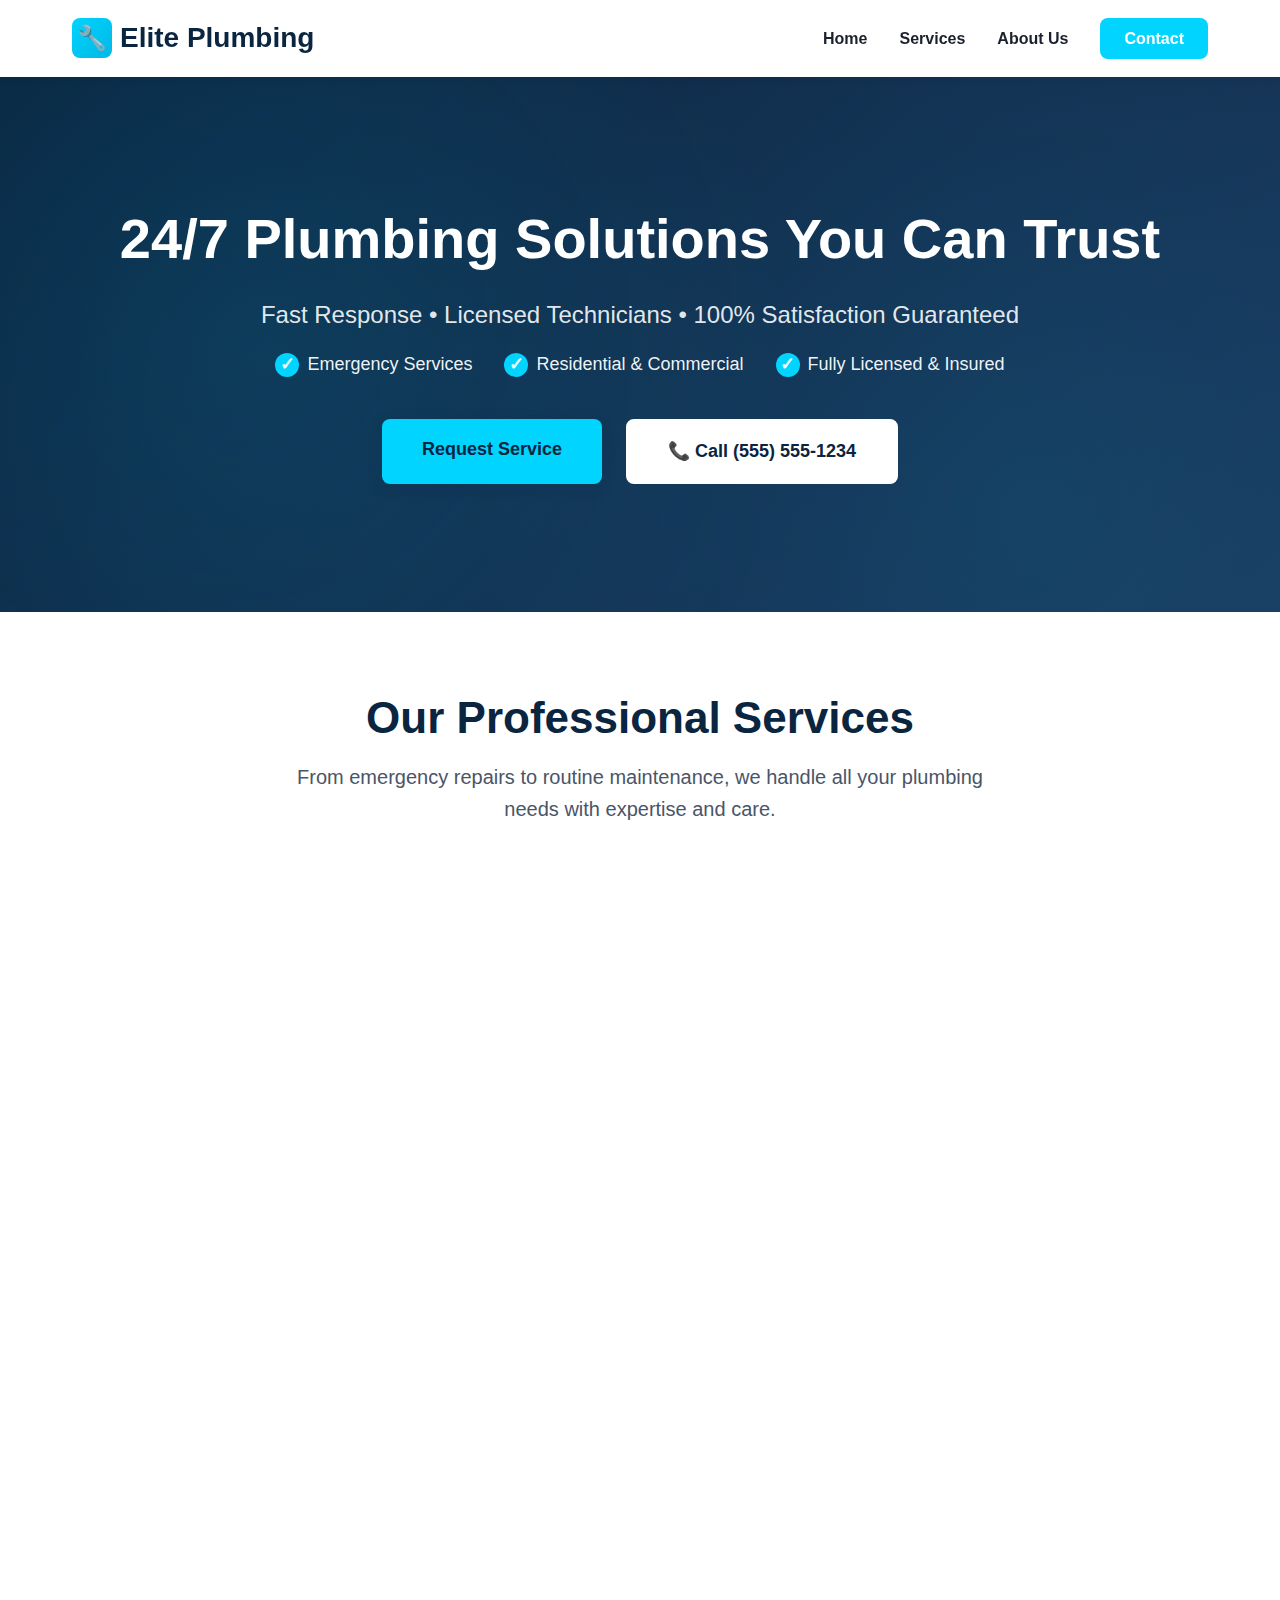
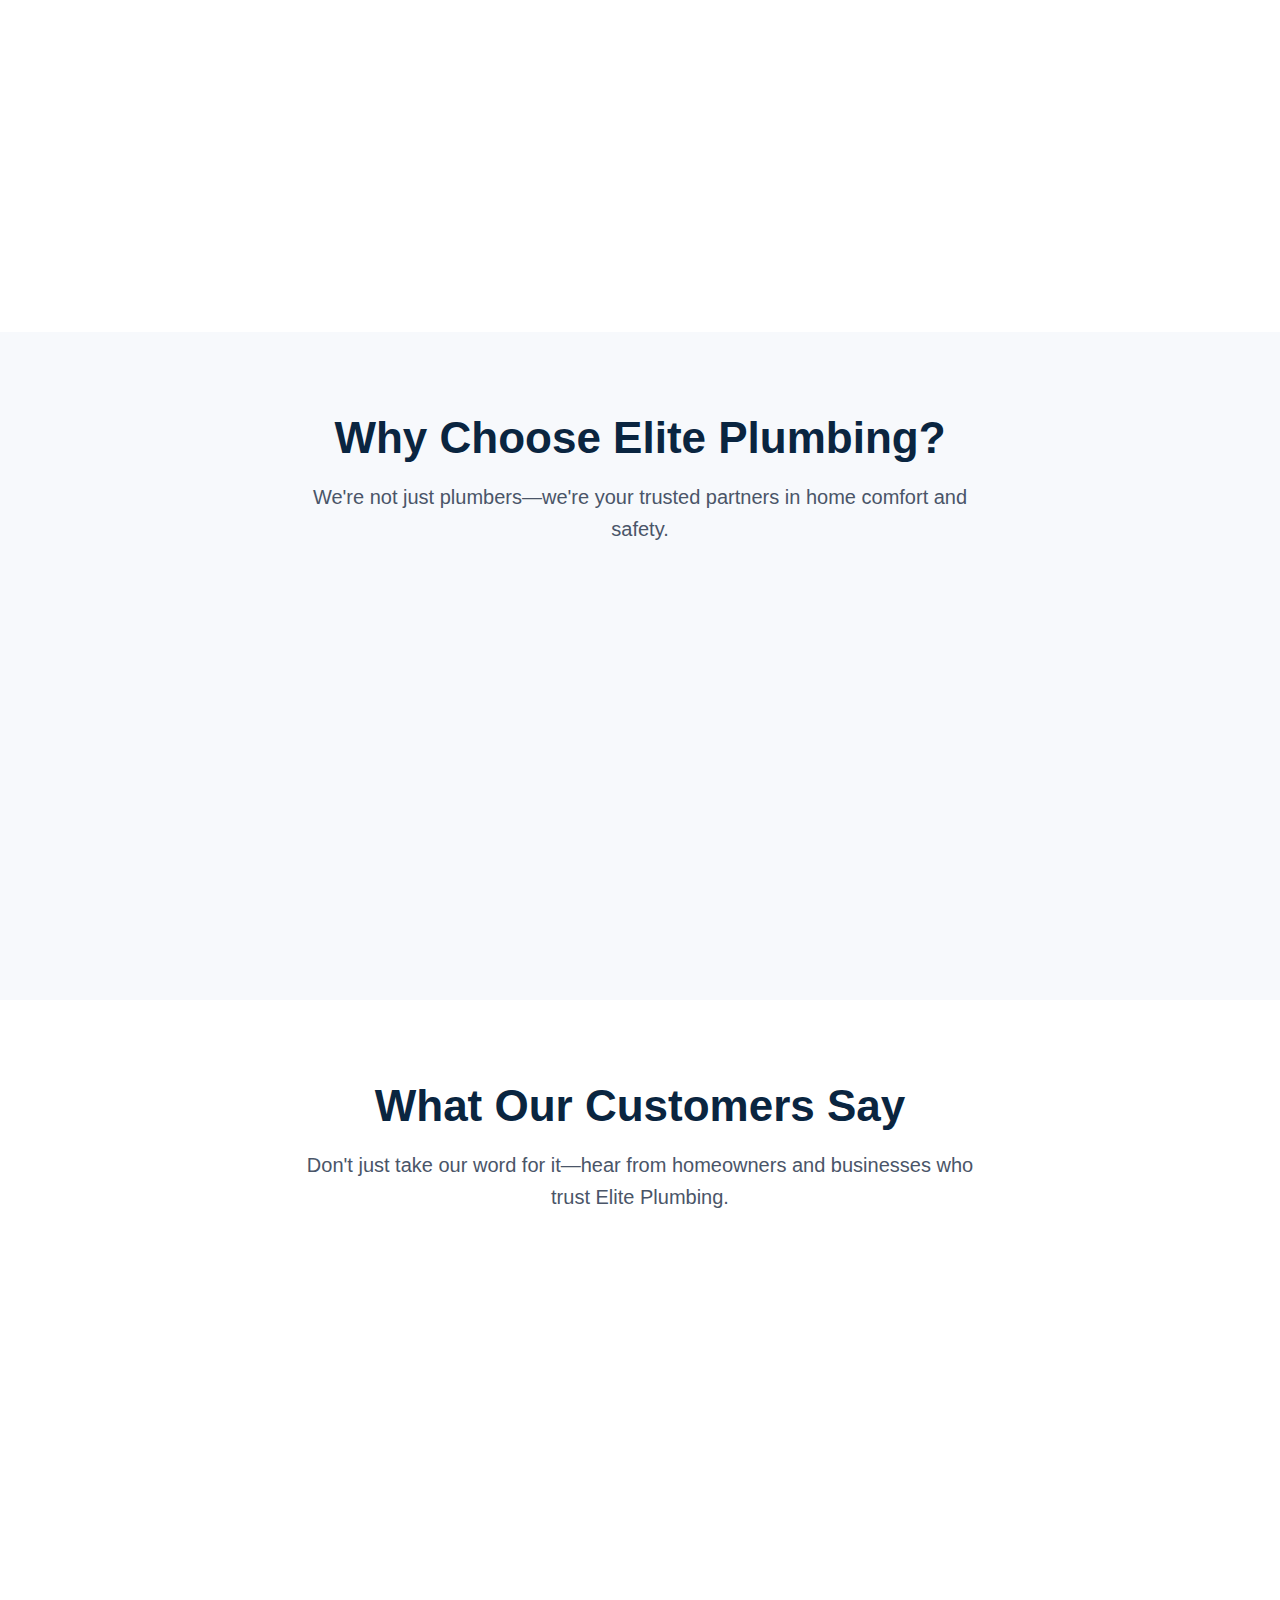
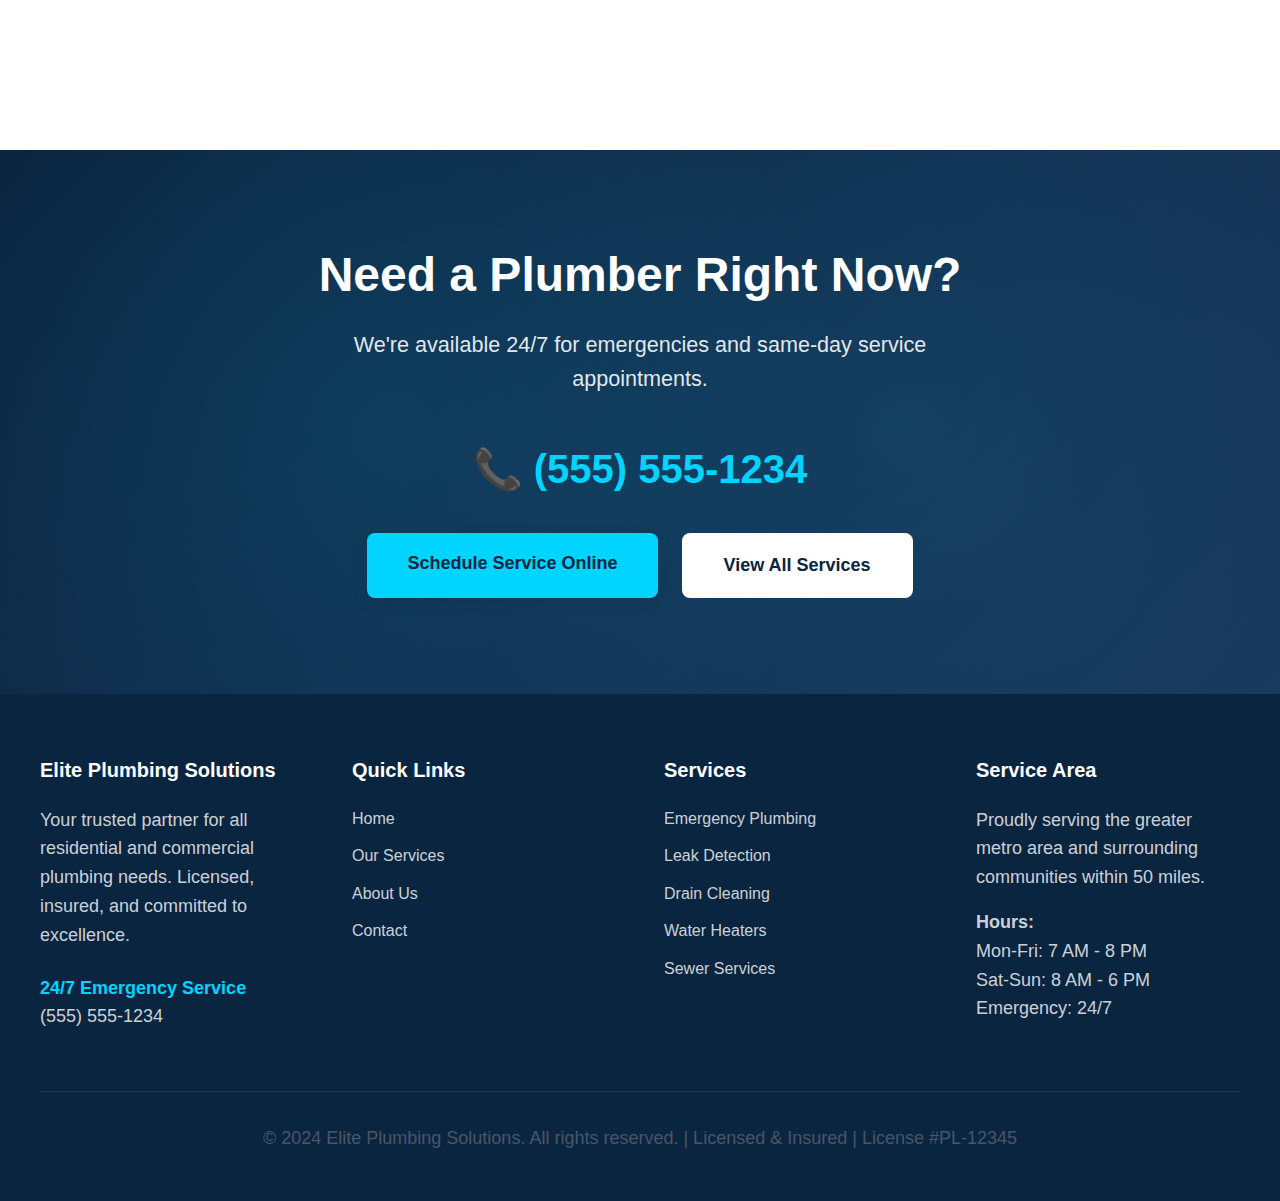
<file: index.html>
<!DOCTYPE html>
<html lang="en">
<head>
  <meta charset="UTF-8">
  <meta name="viewport" content="width=device-width, initial-scale=1.0">
  <meta name="description" content="24/7 Emergency Plumbing Services - Licensed & Insured | Fast, Reliable Solutions for Your Home or Business">
  <title>Elite Plumbing Solutions | 24/7 Emergency Plumbing Service</title>
  <link rel="stylesheet" href="css/styles.css">
</head>
<body>
  <!-- Header -->
  <header class="header">
    <nav class="nav-container">
      <a href="index.html" class="logo">
        <div class="logo-icon">🔧</div>
        <span>Elite Plumbing</span>
      </a>
      <ul class="nav-menu">
        <li><a href="index.html">Home</a></li>
        <li><a href="services.html">Services</a></li>
        <li><a href="about.html">About Us</a></li>
        <li><a href="contact.html" class="nav-cta">Contact</a></li>
      </ul>
      <button class="mobile-toggle">☰</button>
    </nav>
  </header>

  <!-- Hero Section -->
  <section class="hero">
    <div class="hero-content">
      <h1>24/7 Plumbing Solutions You Can Trust</h1>
      <p class="hero-subtitle">Fast Response • Licensed Technicians • 100% Satisfaction Guaranteed</p>
      <div class="hero-features">
        <div class="hero-feature">Emergency Services</div>
        <div class="hero-feature">Residential & Commercial</div>
        <div class="hero-feature">Fully Licensed & Insured</div>
      </div>
      <div class="hero-ctas">
        <a href="contact.html" class="btn btn-primary">Request Service</a>
        <a href="tel:+15555551234" class="btn btn-secondary">📞 Call (555) 555-1234</a>
      </div>
    </div>
  </section>

  <!-- Services Overview -->
  <section class="section section-gray">
    <div class="container">
      <div class="section-header">
        <h2 class="section-title">Our Professional Services</h2>
        <p class="section-subtitle">From emergency repairs to routine maintenance, we handle all your plumbing needs with expertise and care.</p>
      </div>
      
      <div class="services-grid">
        <div class="service-card">
          <div class="service-icon">🚨</div>
          <h3>Emergency Plumbing</h3>
          <p>Burst pipes? Water heater failure? We're available 24/7 for urgent plumbing emergencies. Our rapid response team arrives quickly to prevent damage and restore your peace of mind.</p>
          <a href="services.html#emergency" class="btn btn-outline">Learn More</a>
        </div>

        <div class="service-card">
          <div class="service-icon">💧</div>
          <h3>Leak Detection & Repair</h3>
          <p>Hidden leaks waste water and damage property. We use advanced detection technology to locate and fix leaks quickly, saving you money and preventing costly structural damage.</p>
          <a href="services.html#leaks" class="btn btn-outline">Learn More</a>
        </div>

        <div class="service-card">
          <div class="service-icon">🔄</div>
          <h3>Drain Cleaning</h3>
          <p>Slow drains and clogs can disrupt your daily routine. Our professional drain cleaning services clear blockages and restore proper flow using safe, effective methods.</p>
          <a href="services.html#drains" class="btn btn-outline">Learn More</a>
        </div>

        <div class="service-card">
          <div class="service-icon">🔥</div>
          <h3>Water Heater Services</h3>
          <p>No hot water? We install, repair, and maintain all types of water heaters including tankless and traditional models. Expert service for reliable hot water when you need it.</p>
          <a href="services.html#water-heater" class="btn btn-outline">Learn More</a>
        </div>

        <div class="service-card">
          <div class="service-icon">🏗️</div>
          <h3>Sewer & Pipe Services</h3>
          <p>From sewer line repairs to complete repiping projects, we handle complex plumbing infrastructure with precision. Camera inspections and trenchless technology available.</p>
          <a href="services.html#sewer" class="btn btn-outline">Learn More</a>
        </div>

        <div class="service-card">
          <div class="service-icon">🔧</div>
          <h3>Fixture Installation</h3>
          <p>Upgrade your space with new fixtures. We professionally install faucets, toilets, sinks, and more. Quality installation ensures years of reliable performance.</p>
          <a href="services.html#fixtures" class="btn btn-outline">Learn More</a>
        </div>
      </div>
    </div>
  </section>

  <!-- Why Choose Us -->
  <section class="section">
    <div class="container">
      <div class="section-header">
        <h2 class="section-title">Why Choose Elite Plumbing?</h2>
        <p class="section-subtitle">We're not just plumbers—we're your trusted partners in home comfort and safety.</p>
      </div>
      
      <div class="features-grid">
        <div class="feature-item">
          <div class="feature-icon">⚡</div>
          <h4>Rapid Response</h4>
          <p>Same-day service available. Our emergency team responds quickly to minimize damage and restore your plumbing system fast.</p>
        </div>

        <div class="feature-item">
          <div class="feature-icon">✓</div>
          <h4>Licensed & Certified</h4>
          <p>Fully licensed, bonded, and insured professionals with ongoing training. Your safety and satisfaction are guaranteed.</p>
        </div>

        <div class="feature-item">
          <div class="feature-icon">💎</div>
          <h4>Quality Workmanship</h4>
          <p>We use premium materials and proven techniques. Every job is backed by our comprehensive warranty for your peace of mind.</p>
        </div>

        <div class="feature-item">
          <div class="feature-icon">💰</div>
          <h4>Transparent Pricing</h4>
          <p>Upfront estimates with no hidden fees. You'll know exactly what to expect before we start any work on your property.</p>
        </div>
      </div>
    </div>
  </section>

  <!-- Testimonials -->
  <section class="section section-gray">
    <div class="container">
      <div class="section-header">
        <h2 class="section-title">What Our Customers Say</h2>
        <p class="section-subtitle">Don't just take our word for it—hear from homeowners and businesses who trust Elite Plumbing.</p>
      </div>
      
      <div class="testimonials-grid">
        <div class="testimonial-card">
          <div class="stars">★★★★★</div>
          <p class="testimonial-text">Called them for an emergency leak at 2 AM and they arrived within 45 minutes! Professional, efficient, and cleaned up everything. Highly recommend Elite Plumbing for any plumbing needs.</p>
          <div class="testimonial-author">
            <div class="author-avatar">MJ</div>
            <div class="author-info">
              <h5>Michael Johnson</h5>
              <p>Homeowner, Riverside</p>
            </div>
          </div>
        </div>

        <div class="testimonial-card">
          <div class="stars">★★★★★</div>
          <p class="testimonial-text">We've used Elite Plumbing for our office building for 3 years now. Always on time, always professional, and their pricing is fair. They've saved us thousands with their preventive maintenance program.</p>
          <div class="testimonial-author">
            <div class="author-avatar">SR</div>
            <div class="author-info">
              <h5>Sarah Rodriguez</h5>
              <p>Property Manager, Downtown</p>
            </div>
          </div>
        </div>

        <div class="testimonial-card">
          <div class="stars">★★★★★</div>
          <p class="testimonial-text">Replaced our old water heater with a new tankless system. The technician explained everything clearly and the installation was flawless. Hot water on demand and lower energy bills!</p>
          <div class="testimonial-author">
            <div class="author-avatar">DW</div>
            <div class="author-info">
              <h5>David Wilson</h5>
              <p>Homeowner, Oak Valley</p>
            </div>
          </div>
        </div>
      </div>
    </div>
  </section>

  <!-- CTA Section -->
  <section class="cta-section">
    <div class="cta-content">
      <h2>Need a Plumber Right Now?</h2>
      <p>We're available 24/7 for emergencies and same-day service appointments.</p>
      <a href="tel:+15555551234" class="cta-phone">📞 (555) 555-1234</a>
      <div class="hero-ctas">
        <a href="contact.html" class="btn btn-primary">Schedule Service Online</a>
        <a href="services.html" class="btn btn-secondary">View All Services</a>
      </div>
    </div>
  </section>

  <!-- Footer -->
  <footer class="footer">
    <div class="footer-content">
      <div class="footer-section">
        <h4>Elite Plumbing Solutions</h4>
        <p>Your trusted partner for all residential and commercial plumbing needs. Licensed, insured, and committed to excellence.</p>
        <p style="margin-top: 1.5rem;">
          <strong style="color: var(--aqua);">24/7 Emergency Service</strong><br>
          (555) 555-1234
        </p>
      </div>

      <div class="footer-section">
        <h4>Quick Links</h4>
        <a href="index.html">Home</a>
        <a href="services.html">Our Services</a>
        <a href="about.html">About Us</a>
        <a href="contact.html">Contact</a>
      </div>

      <div class="footer-section">
        <h4>Services</h4>
        <a href="services.html#emergency">Emergency Plumbing</a>
        <a href="services.html#leaks">Leak Detection</a>
        <a href="services.html#drains">Drain Cleaning</a>
        <a href="services.html#water-heater">Water Heaters</a>
        <a href="services.html#sewer">Sewer Services</a>
      </div>

      <div class="footer-section">
        <h4>Service Area</h4>
        <p>Proudly serving the greater metro area and surrounding communities within 50 miles.</p>
        <p style="margin-top: 1rem;">
          <strong>Hours:</strong><br>
          Mon-Fri: 7 AM - 8 PM<br>
          Sat-Sun: 8 AM - 6 PM<br>
          Emergency: 24/7
        </p>
      </div>
    </div>

    <div class="footer-bottom">
      <p>&copy; 2024 Elite Plumbing Solutions. All rights reserved. | Licensed & Insured | License #PL-12345</p>
    </div>
  </footer>

  <script src="js/main.js"></script>
</body>
</html>
</file>
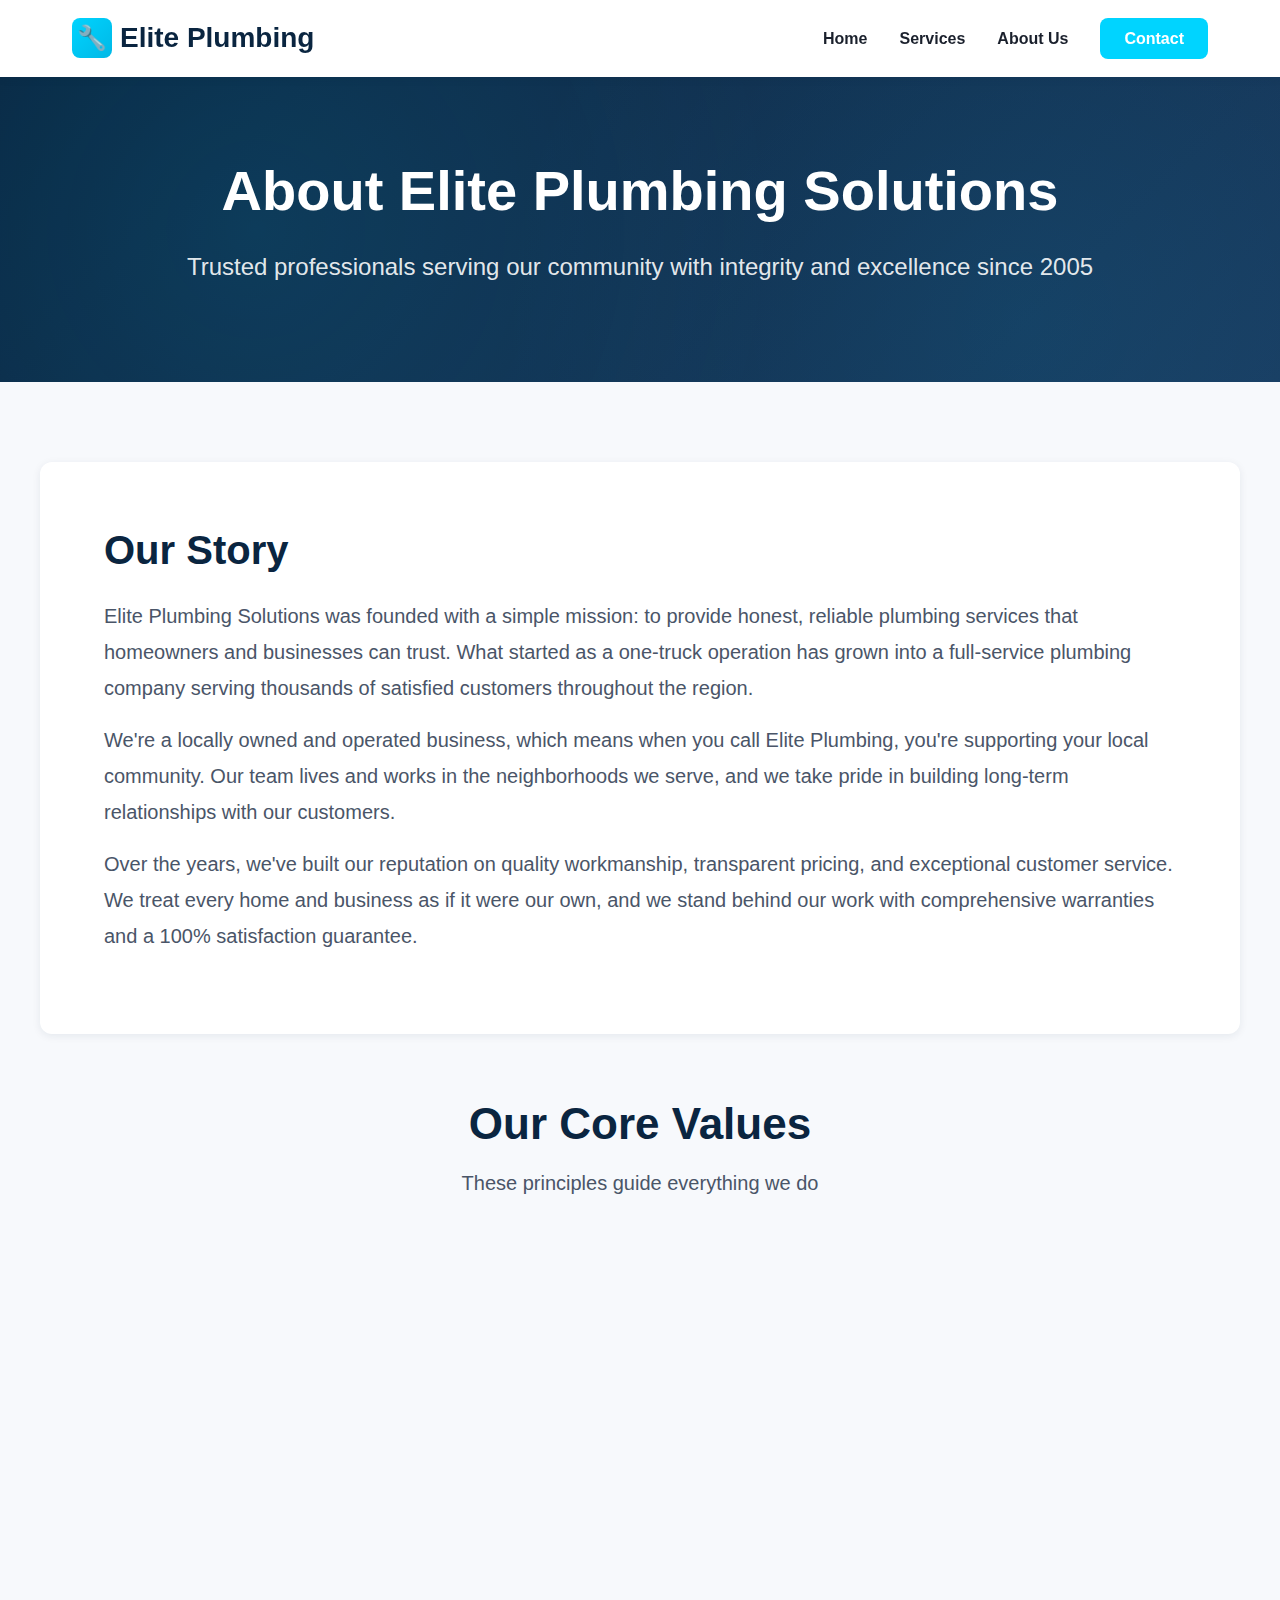
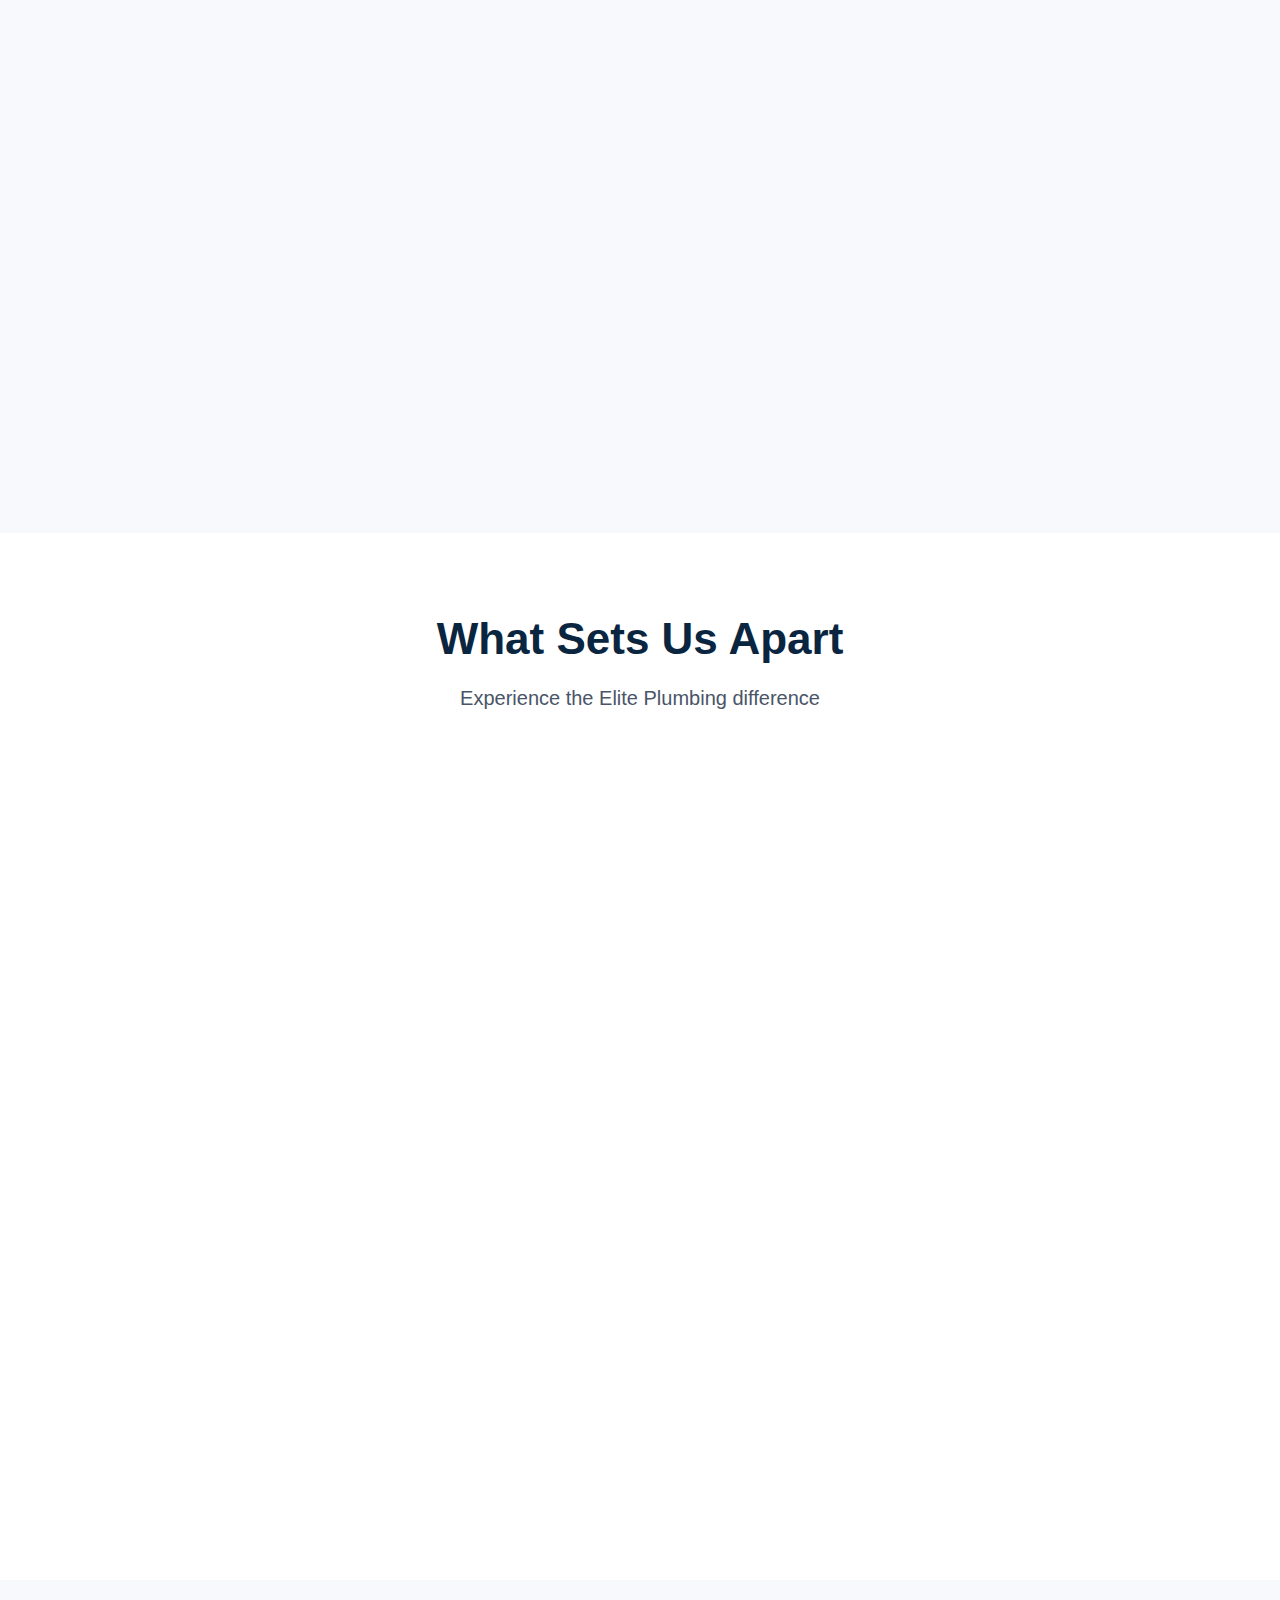
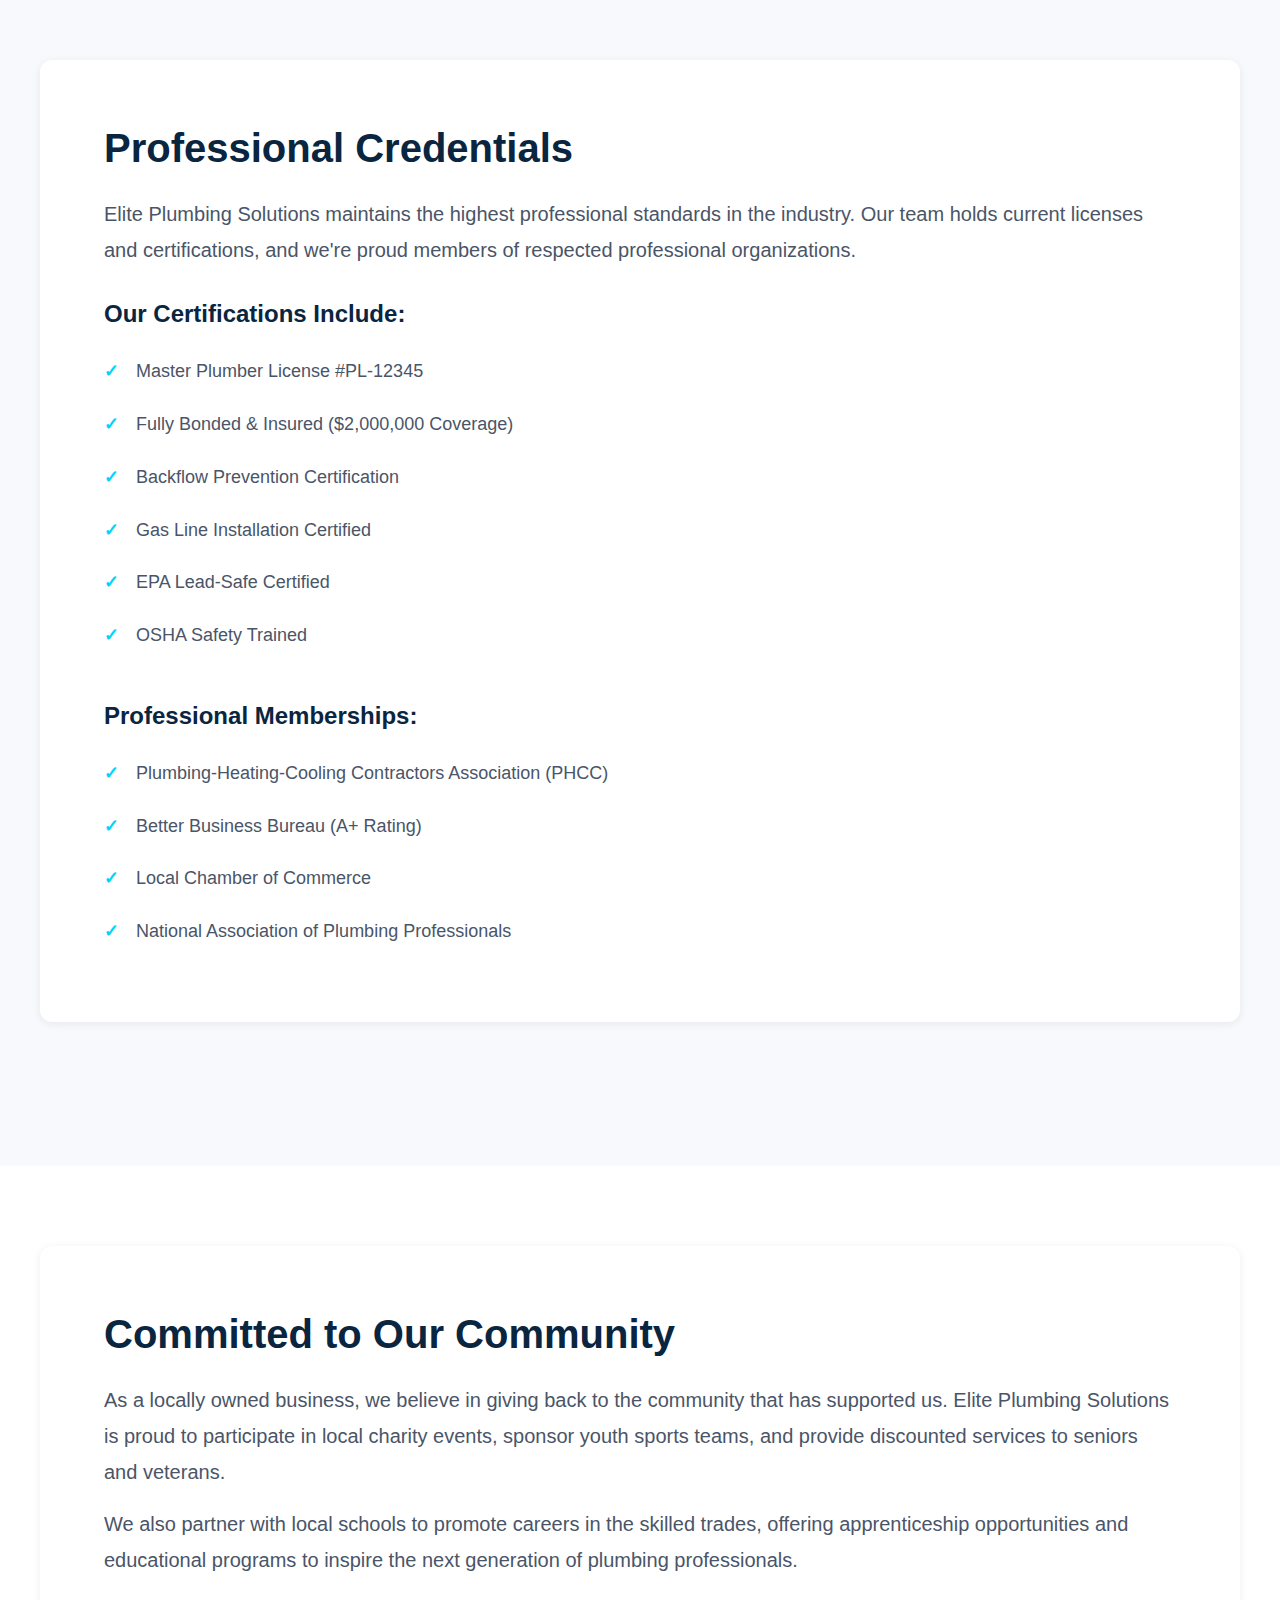
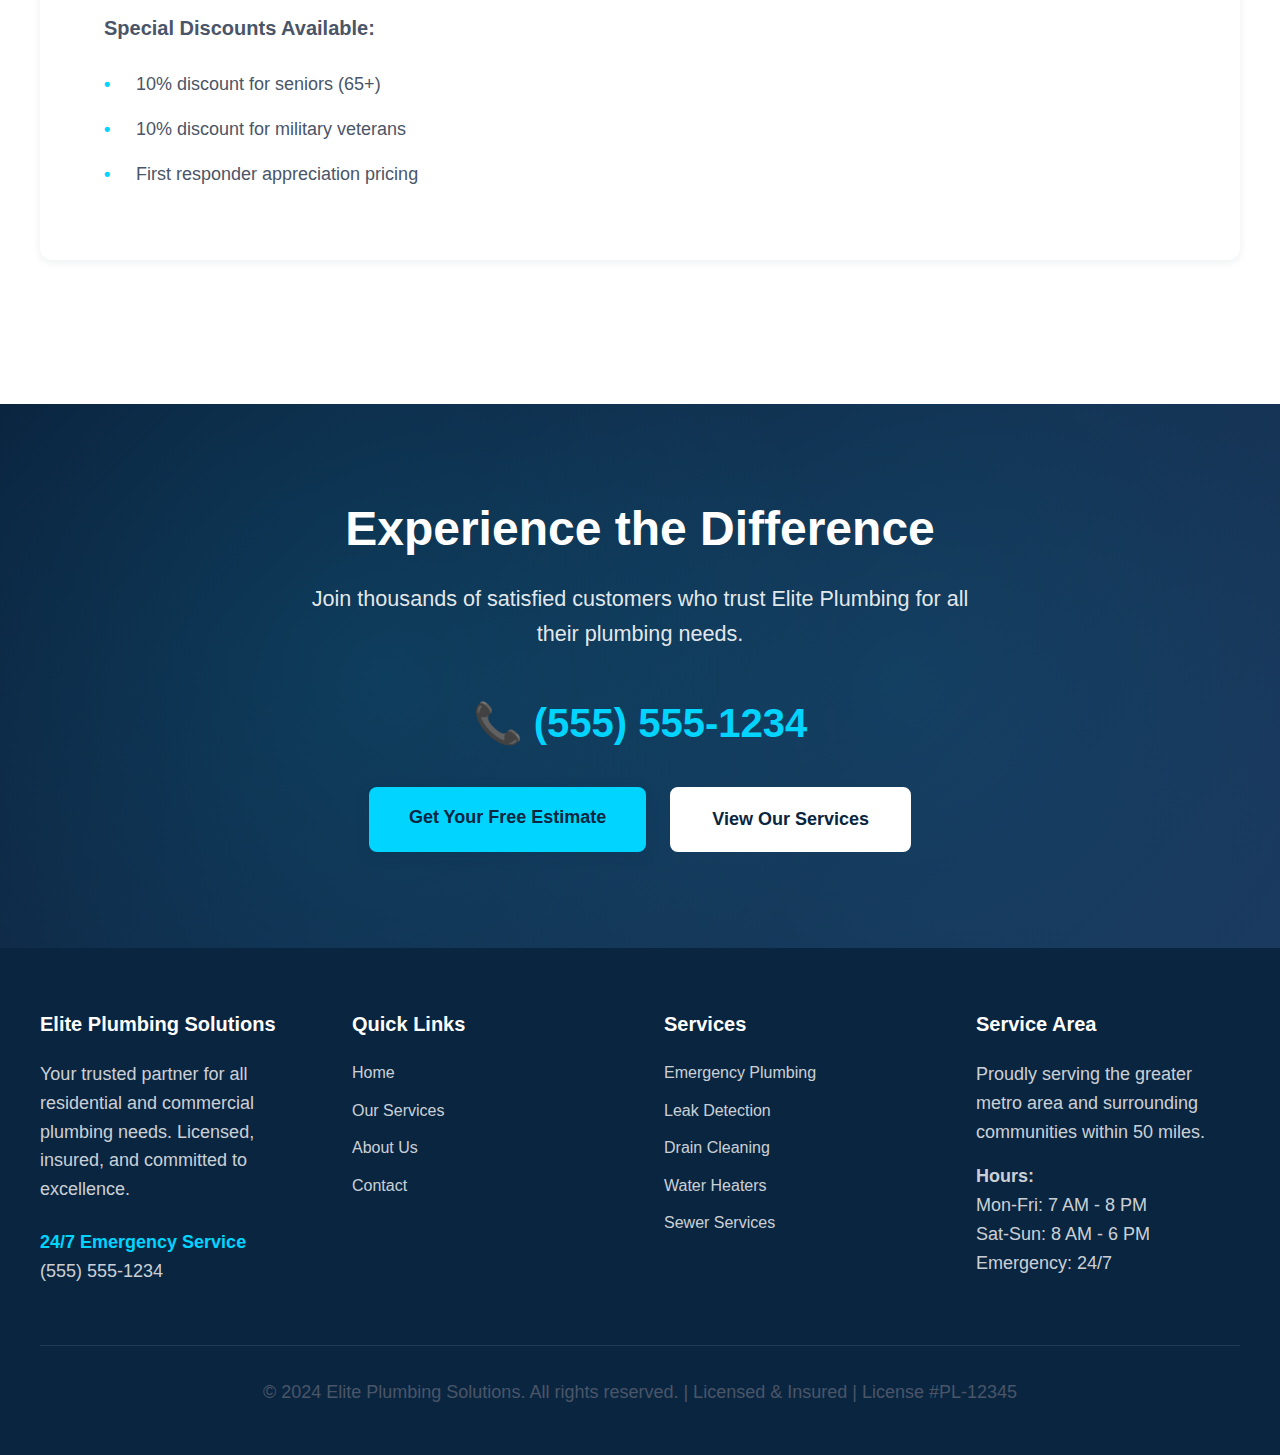
<file: about.html>
<!DOCTYPE html>
<html lang="en">
<head>
  <meta charset="UTF-8">
  <meta name="viewport" content="width=device-width, initial-scale=1.0">
  <meta name="description" content="About Elite Plumbing Solutions - Locally Owned, Licensed Professionals Serving Our Community Since 2005">
  <title>About Us | Elite Plumbing Solutions</title>
  <link rel="stylesheet" href="css/styles.css">
</head>
<body>
  <!-- Header -->
  <header class="header">
    <nav class="nav-container">
      <a href="index.html" class="logo">
        <div class="logo-icon">🔧</div>
        <span>Elite Plumbing</span>
      </a>
      <ul class="nav-menu">
        <li><a href="index.html">Home</a></li>
        <li><a href="services.html">Services</a></li>
        <li><a href="about.html">About Us</a></li>
        <li><a href="contact.html" class="nav-cta">Contact</a></li>
      </ul>
      <button class="mobile-toggle">☰</button>
    </nav>
  </header>

  <!-- Page Header -->
  <section class="hero" style="padding: 5rem 2rem;">
    <div class="hero-content">
      <h1>About Elite Plumbing Solutions</h1>
      <p class="hero-subtitle">Trusted professionals serving our community with integrity and excellence since 2005</p>
    </div>
  </section>

  <!-- Our Story -->
  <section class="section">
    <div class="container">
      <div class="about-intro">
        <h2>Our Story</h2>
        <p>Elite Plumbing Solutions was founded with a simple mission: to provide honest, reliable plumbing services that homeowners and businesses can trust. What started as a one-truck operation has grown into a full-service plumbing company serving thousands of satisfied customers throughout the region.</p>
        
        <p>We're a locally owned and operated business, which means when you call Elite Plumbing, you're supporting your local community. Our team lives and works in the neighborhoods we serve, and we take pride in building long-term relationships with our customers.</p>
        
        <p>Over the years, we've built our reputation on quality workmanship, transparent pricing, and exceptional customer service. We treat every home and business as if it were our own, and we stand behind our work with comprehensive warranties and a 100% satisfaction guarantee.</p>
      </div>

      <!-- Why Choose Us Values -->
      <div class="section-header" style="margin-top: 4rem;">
        <h2 class="section-title">Our Core Values</h2>
        <p class="section-subtitle">These principles guide everything we do</p>
      </div>

      <div class="values-grid">
        <div class="value-card">
          <div class="value-icon">🎯</div>
          <h4>Integrity First</h4>
          <p>We provide honest assessments and never recommend unnecessary services. Our reputation is built on trust, and we work hard every day to earn and maintain yours.</p>
        </div>

        <div class="value-card">
          <div class="value-icon">🏆</div>
          <h4>Excellence</h4>
          <p>We're committed to delivering the highest quality work on every job. Our technicians undergo continuous training and use only the best materials and equipment.</p>
        </div>

        <div class="value-card">
          <div class="value-icon">⚡</div>
          <h4>Responsiveness</h4>
          <p>When you have a plumbing problem, you need help fast. We pride ourselves on quick response times and same-day service availability for urgent issues.</p>
        </div>

        <div class="value-card">
          <div class="value-icon">🤝</div>
          <h4>Customer Focus</h4>
          <p>Your satisfaction is our top priority. We listen to your concerns, answer your questions, and ensure you're completely happy with our work before we leave.</p>
        </div>
      </div>
    </div>
  </section>

  <!-- Why Choose Us Features -->
  <section class="section section-gray">
    <div class="container">
      <div class="section-header">
        <h2 class="section-title">What Sets Us Apart</h2>
        <p class="section-subtitle">Experience the Elite Plumbing difference</p>
      </div>

      <div class="features-grid">
        <div class="feature-item">
          <div class="feature-icon">✓</div>
          <h4>Fully Licensed & Insured</h4>
          <p>All our technicians are licensed, bonded, and insured. We maintain proper licensing, certifications, and insurance coverage to protect you and your property.</p>
        </div>

        <div class="feature-item">
          <div class="feature-icon">🔧</div>
          <h4>Expert Technicians</h4>
          <p>Our team consists of highly trained professionals with years of experience. We invest in ongoing training to stay current with the latest techniques and technology.</p>
        </div>

        <div class="feature-item">
          <div class="feature-icon">🚛</div>
          <h4>Fully Stocked Trucks</h4>
          <p>Our service vehicles carry a comprehensive inventory of parts and equipment, allowing us to complete most repairs on the first visit without delays.</p>
        </div>

        <div class="feature-item">
          <div class="feature-icon">📱</div>
          <h4>24/7 Availability</h4>
          <p>Plumbing emergencies don't wait for business hours. Our emergency response team is available around the clock, 365 days a year, when you need us most.</p>
        </div>

        <div class="feature-item">
          <div class="feature-icon">💰</div>
          <h4>Upfront Pricing</h4>
          <p>No surprises or hidden fees. We provide clear, written estimates before starting any work, so you know exactly what to expect.</p>
        </div>

        <div class="feature-item">
          <div class="feature-icon">🛡️</div>
          <h4>Warranty Protected</h4>
          <p>All our work is backed by comprehensive warranties. We stand behind our workmanship and the quality of materials we use for your complete peace of mind.</p>
        </div>

        <div class="feature-item">
          <div class="feature-icon">♻️</div>
          <h4>Eco-Friendly Options</h4>
          <p>We offer environmentally responsible solutions including water-saving fixtures, tankless water heaters, and sustainable plumbing practices.</p>
        </div>

        <div class="feature-item">
          <div class="feature-icon">🏡</div>
          <h4>Residential & Commercial</h4>
          <p>From single-family homes to large commercial properties, we have the expertise and capacity to handle projects of any size or complexity.</p>
        </div>
      </div>
    </div>
  </section>

  <!-- Certifications & Associations -->
  <section class="section">
    <div class="container">
      <div class="about-intro">
        <h2>Professional Credentials</h2>
        <p>Elite Plumbing Solutions maintains the highest professional standards in the industry. Our team holds current licenses and certifications, and we're proud members of respected professional organizations.</p>
        
        <div style="margin-top: 2rem;">
          <h4 style="color: var(--navy); margin-bottom: 1rem;">Our Certifications Include:</h4>
          <ul style="list-style: none; padding: 0;">
            <li style="padding: 0.75rem 0; padding-left: 2rem; position: relative; color: var(--text-gray); font-size: 1.125rem;">
              <span style="position: absolute; left: 0; color: var(--aqua); font-weight: bold;">✓</span>
              Master Plumber License #PL-12345
            </li>
            <li style="padding: 0.75rem 0; padding-left: 2rem; position: relative; color: var(--text-gray); font-size: 1.125rem;">
              <span style="position: absolute; left: 0; color: var(--aqua); font-weight: bold;">✓</span>
              Fully Bonded & Insured ($2,000,000 Coverage)
            </li>
            <li style="padding: 0.75rem 0; padding-left: 2rem; position: relative; color: var(--text-gray); font-size: 1.125rem;">
              <span style="position: absolute; left: 0; color: var(--aqua); font-weight: bold;">✓</span>
              Backflow Prevention Certification
            </li>
            <li style="padding: 0.75rem 0; padding-left: 2rem; position: relative; color: var(--text-gray); font-size: 1.125rem;">
              <span style="position: absolute; left: 0; color: var(--aqua); font-weight: bold;">✓</span>
              Gas Line Installation Certified
            </li>
            <li style="padding: 0.75rem 0; padding-left: 2rem; position: relative; color: var(--text-gray); font-size: 1.125rem;">
              <span style="position: absolute; left: 0; color: var(--aqua); font-weight: bold;">✓</span>
              EPA Lead-Safe Certified
            </li>
            <li style="padding: 0.75rem 0; padding-left: 2rem; position: relative; color: var(--text-gray); font-size: 1.125rem;">
              <span style="position: absolute; left: 0; color: var(--aqua); font-weight: bold;">✓</span>
              OSHA Safety Trained
            </li>
          </ul>
        </div>

        <div style="margin-top: 2.5rem;">
          <h4 style="color: var(--navy); margin-bottom: 1rem;">Professional Memberships:</h4>
          <ul style="list-style: none; padding: 0;">
            <li style="padding: 0.75rem 0; padding-left: 2rem; position: relative; color: var(--text-gray); font-size: 1.125rem;">
              <span style="position: absolute; left: 0; color: var(--aqua); font-weight: bold;">✓</span>
              Plumbing-Heating-Cooling Contractors Association (PHCC)
            </li>
            <li style="padding: 0.75rem 0; padding-left: 2rem; position: relative; color: var(--text-gray); font-size: 1.125rem;">
              <span style="position: absolute; left: 0; color: var(--aqua); font-weight: bold;">✓</span>
              Better Business Bureau (A+ Rating)
            </li>
            <li style="padding: 0.75rem 0; padding-left: 2rem; position: relative; color: var(--text-gray); font-size: 1.125rem;">
              <span style="position: absolute; left: 0; color: var(--aqua); font-weight: bold;">✓</span>
              Local Chamber of Commerce
            </li>
            <li style="padding: 0.75rem 0; padding-left: 2rem; position: relative; color: var(--text-gray); font-size: 1.125rem;">
              <span style="position: absolute; left: 0; color: var(--aqua); font-weight: bold;">✓</span>
              National Association of Plumbing Professionals
            </li>
          </ul>
        </div>
      </div>
    </div>
  </section>

  <!-- Community Involvement -->
  <section class="section section-gray">
    <div class="container">
      <div class="about-intro">
        <h2>Committed to Our Community</h2>
        <p>As a locally owned business, we believe in giving back to the community that has supported us. Elite Plumbing Solutions is proud to participate in local charity events, sponsor youth sports teams, and provide discounted services to seniors and veterans.</p>
        
        <p>We also partner with local schools to promote careers in the skilled trades, offering apprenticeship opportunities and educational programs to inspire the next generation of plumbing professionals.</p>
        
        <p style="margin-top: 2rem;"><strong>Special Discounts Available:</strong></p>
        <ul style="list-style: none; padding: 0; margin-top: 1rem;">
          <li style="padding: 0.5rem 0; padding-left: 2rem; position: relative; color: var(--text-gray); font-size: 1.125rem;">
            <span style="position: absolute; left: 0; color: var(--aqua); font-weight: bold;">•</span>
            10% discount for seniors (65+)
          </li>
          <li style="padding: 0.5rem 0; padding-left: 2rem; position: relative; color: var(--text-gray); font-size: 1.125rem;">
            <span style="position: absolute; left: 0; color: var(--aqua); font-weight: bold;">•</span>
            10% discount for military veterans
          </li>
          <li style="padding: 0.5rem 0; padding-left: 2rem; position: relative; color: var(--text-gray); font-size: 1.125rem;">
            <span style="position: absolute; left: 0; color: var(--aqua); font-weight: bold;">•</span>
            First responder appreciation pricing
          </li>
        </ul>
      </div>
    </div>
  </section>

  <!-- CTA Section -->
  <section class="cta-section">
    <div class="cta-content">
      <h2>Experience the Difference</h2>
      <p>Join thousands of satisfied customers who trust Elite Plumbing for all their plumbing needs.</p>
      <a href="tel:+15555551234" class="cta-phone">📞 (555) 555-1234</a>
      <div class="hero-ctas">
        <a href="contact.html" class="btn btn-primary">Get Your Free Estimate</a>
        <a href="services.html" class="btn btn-secondary">View Our Services</a>
      </div>
    </div>
  </section>

  <!-- Footer -->
  <footer class="footer">
    <div class="footer-content">
      <div class="footer-section">
        <h4>Elite Plumbing Solutions</h4>
        <p>Your trusted partner for all residential and commercial plumbing needs. Licensed, insured, and committed to excellence.</p>
        <p style="margin-top: 1.5rem;">
          <strong style="color: var(--aqua);">24/7 Emergency Service</strong><br>
          (555) 555-1234
        </p>
      </div>

      <div class="footer-section">
        <h4>Quick Links</h4>
        <a href="index.html">Home</a>
        <a href="services.html">Our Services</a>
        <a href="about.html">About Us</a>
        <a href="contact.html">Contact</a>
      </div>

      <div class="footer-section">
        <h4>Services</h4>
        <a href="services.html#emergency">Emergency Plumbing</a>
        <a href="services.html#leaks">Leak Detection</a>
        <a href="services.html#drains">Drain Cleaning</a>
        <a href="services.html#water-heater">Water Heaters</a>
        <a href="services.html#sewer">Sewer Services</a>
      </div>

      <div class="footer-section">
        <h4>Service Area</h4>
        <p>Proudly serving the greater metro area and surrounding communities within 50 miles.</p>
        <p style="margin-top: 1rem;">
          <strong>Hours:</strong><br>
          Mon-Fri: 7 AM - 8 PM<br>
          Sat-Sun: 8 AM - 6 PM<br>
          Emergency: 24/7
        </p>
      </div>
    </div>

    <div class="footer-bottom">
      <p>&copy; 2024 Elite Plumbing Solutions. All rights reserved. | Licensed & Insured | License #PL-12345</p>
    </div>
  </footer>

  <script src="js/main.js"></script>
</body>
</html>
</file>
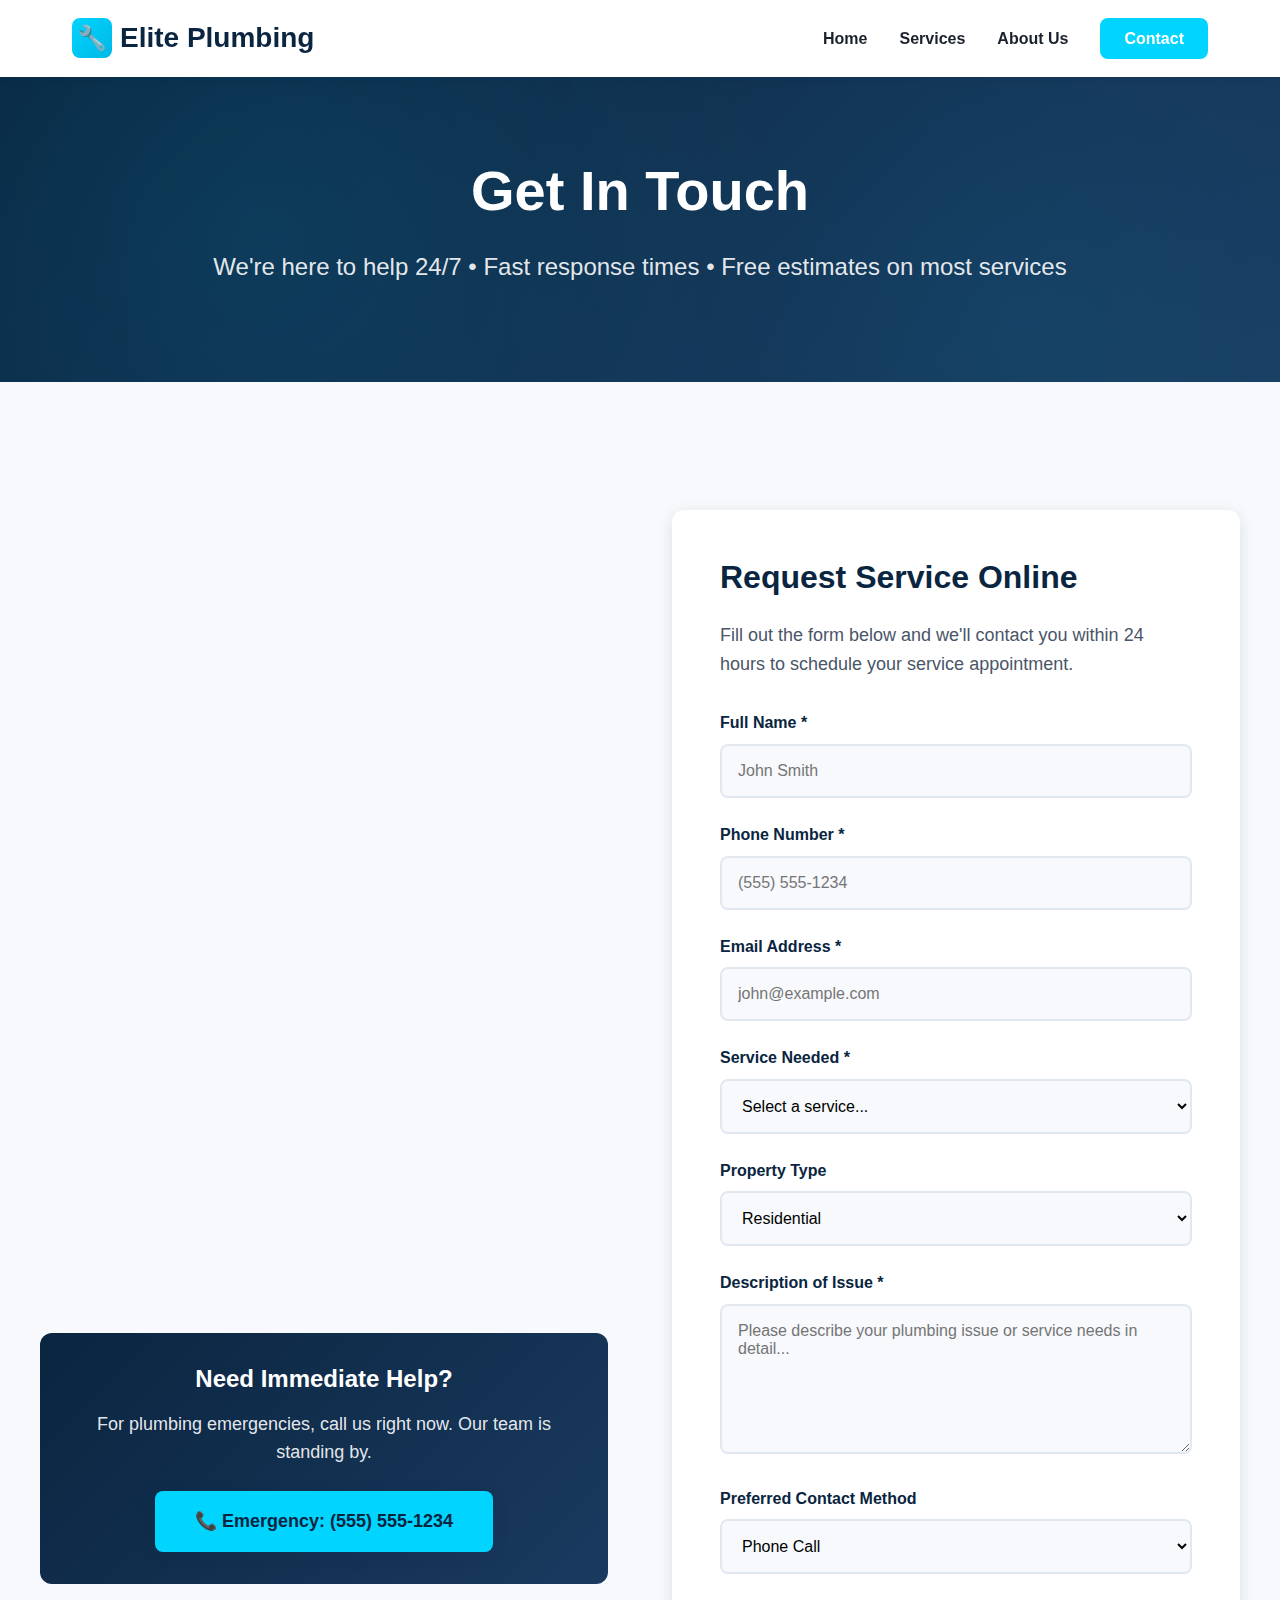
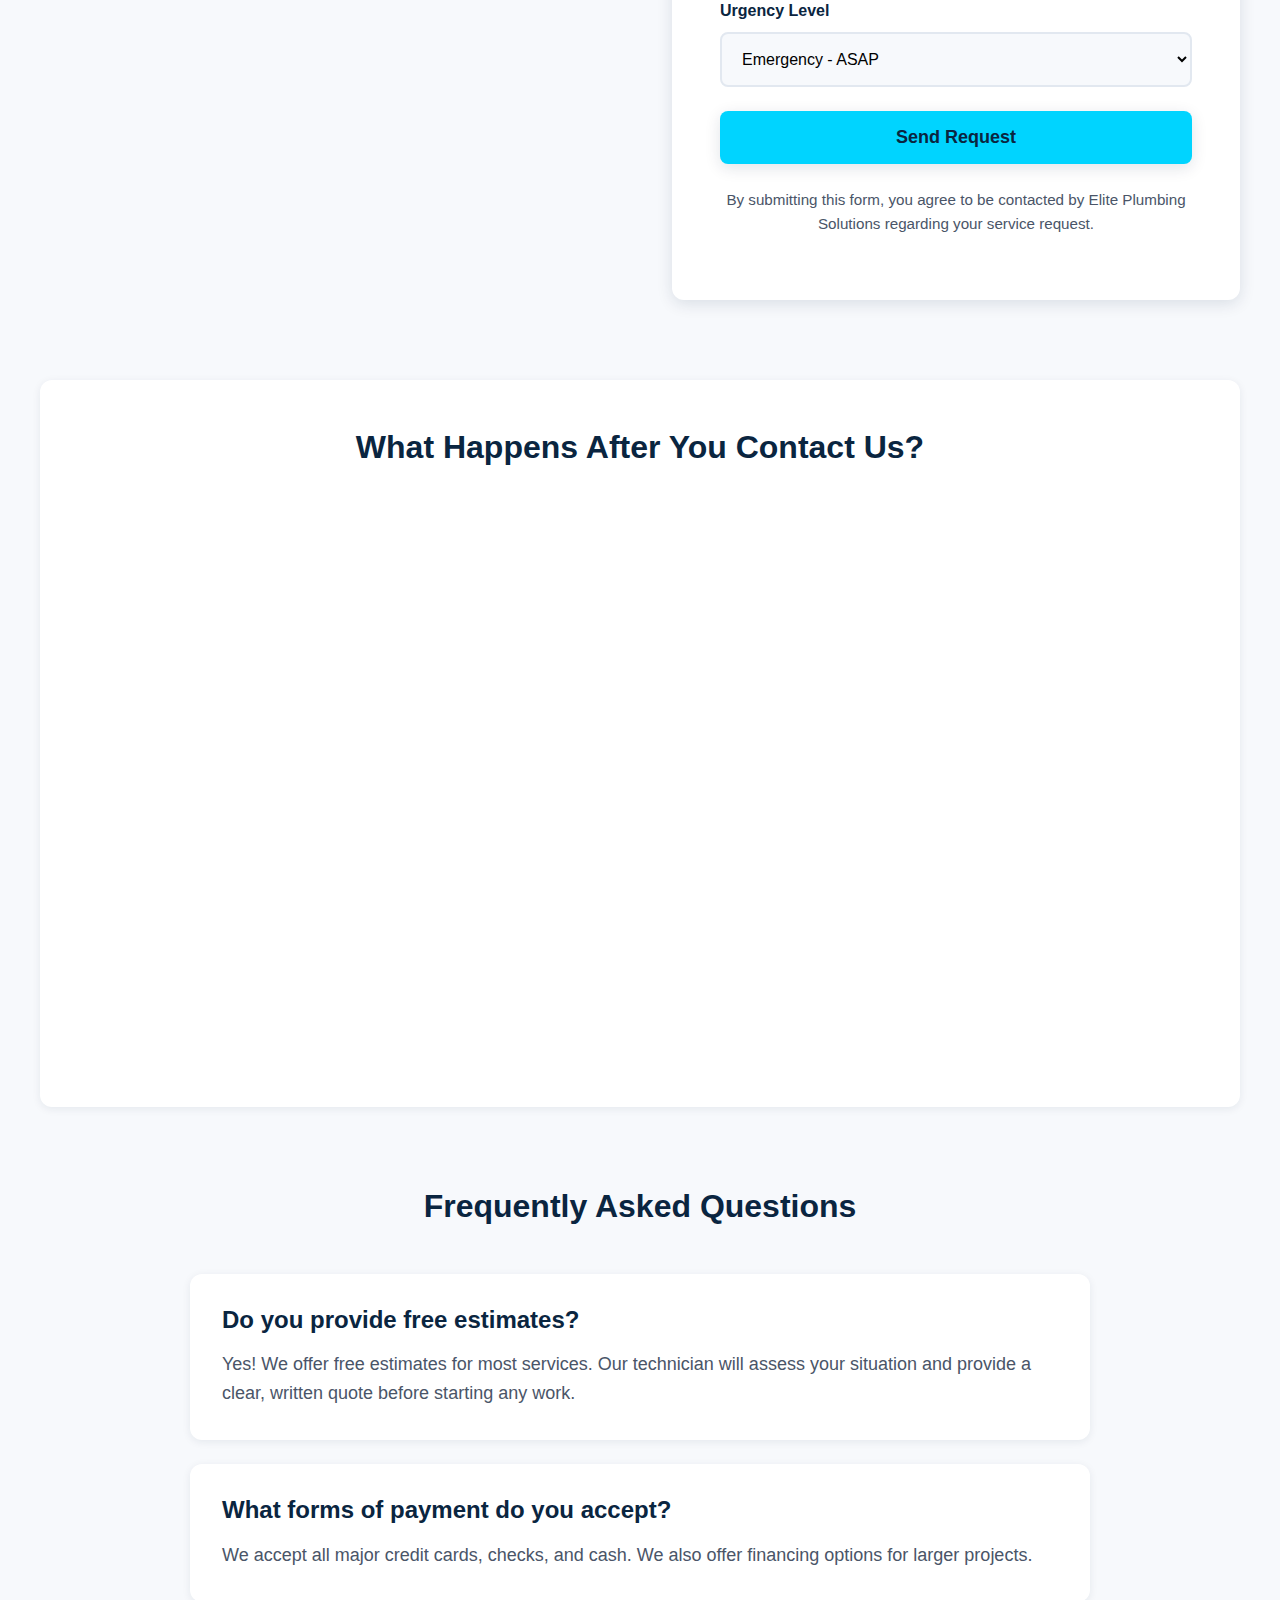
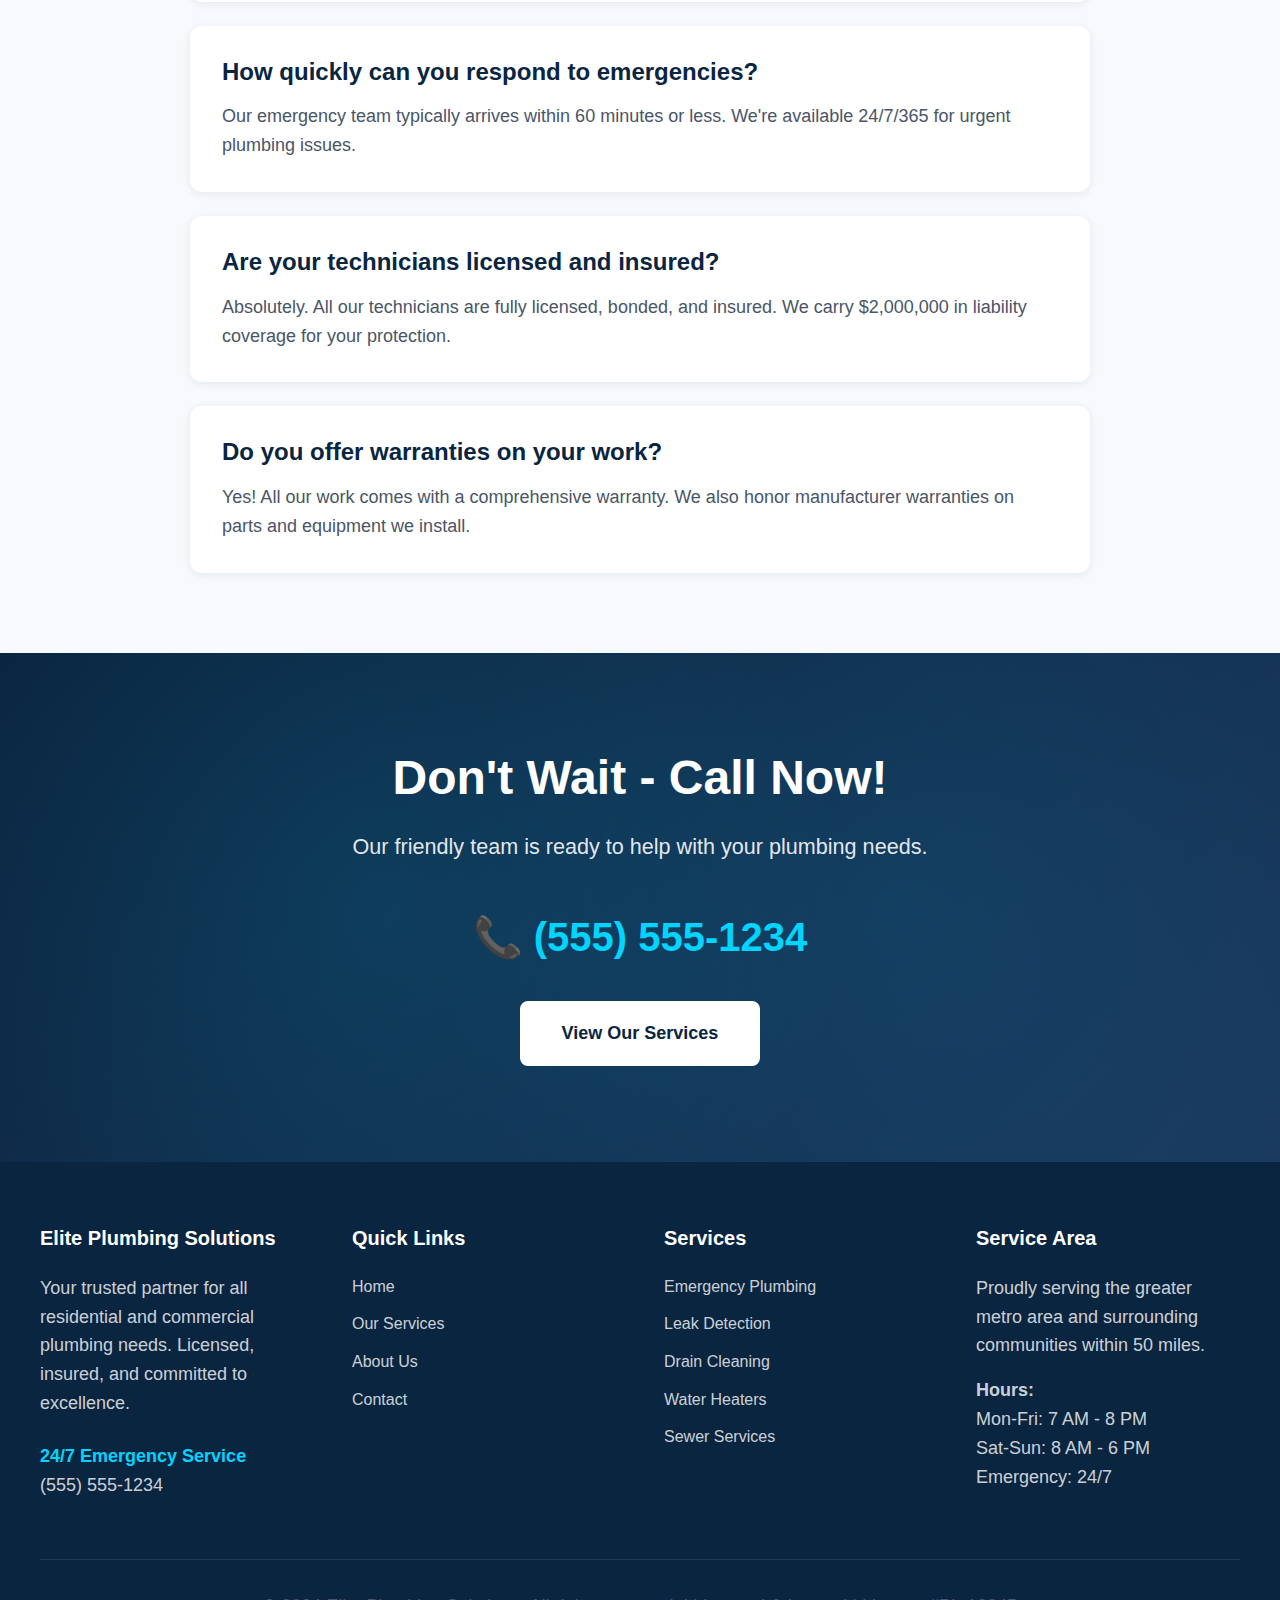
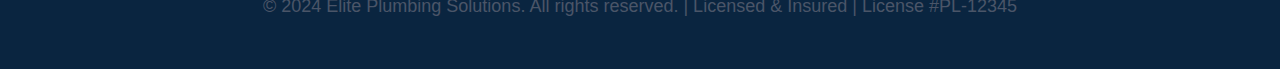
<file: contact.html>
<!DOCTYPE html>
<html lang="en">
<head>
  <meta charset="UTF-8">
  <meta name="viewport" content="width=device-width, initial-scale=1.0">
  <meta name="description" content="Contact Elite Plumbing Solutions - 24/7 Emergency Service Available | Call Now for Fast Response">
  <title>Contact Us | Elite Plumbing Solutions</title>
  <link rel="stylesheet" href="css/styles.css">
</head>
<body>
  <!-- Header -->
  <header class="header">
    <nav class="nav-container">
      <a href="index.html" class="logo">
        <div class="logo-icon">🔧</div>
        <span>Elite Plumbing</span>
      </a>
      <ul class="nav-menu">
        <li><a href="index.html">Home</a></li>
        <li><a href="services.html">Services</a></li>
        <li><a href="about.html">About Us</a></li>
        <li><a href="contact.html" class="nav-cta">Contact</a></li>
      </ul>
      <button class="mobile-toggle">☰</button>
    </nav>
  </header>

  <!-- Page Header -->
  <section class="hero" style="padding: 5rem 2rem;">
    <div class="hero-content">
      <h1>Get In Touch</h1>
      <p class="hero-subtitle">We're here to help 24/7 • Fast response times • Free estimates on most services</p>
    </div>
  </section>

  <!-- Contact Section -->
  <section class="section">
    <div class="container">
      <div class="contact-grid">
        
        <!-- Contact Information -->
        <div class="contact-info">
          <div class="info-card">
            <div class="info-icon">📞</div>
            <div class="info-content">
              <h4>Call Us Now</h4>
              <p><strong>24/7 Emergency Line:</strong></p>
              <p><a href="tel:+15555551234">(555) 555-1234</a></p>
              <p style="margin-top: 0.5rem; font-size: 1rem;">Average response time: Under 60 minutes</p>
            </div>
          </div>

          <div class="info-card">
            <div class="info-icon">📧</div>
            <div class="info-content">
              <h4>Email Us</h4>
              <p><a href="mailto:info@eliteplumbing.com">info@eliteplumbing.com</a></p>
              <p style="margin-top: 0.5rem; font-size: 1rem;">We respond within 2-4 hours during business hours</p>
            </div>
          </div>

          <div class="info-card">
            <div class="info-icon">📍</div>
            <div class="info-content">
              <h4>Service Area</h4>
              <p>Greater Metro Area & Surrounding Communities</p>
              <p style="margin-top: 0.5rem; font-size: 1rem;">We serve locations within 50 miles of downtown</p>
            </div>
          </div>

          <div class="info-card">
            <div class="info-icon">🕐</div>
            <div class="info-content">
              <h4>Business Hours</h4>
              <p><strong>Monday - Friday:</strong> 7:00 AM - 8:00 PM</p>
              <p><strong>Saturday - Sunday:</strong> 8:00 AM - 6:00 PM</p>
              <p style="margin-top: 0.5rem;"><strong style="color: var(--aqua);">Emergency Service: 24/7/365</strong></p>
            </div>
          </div>

          <div style="background: linear-gradient(135deg, var(--navy), var(--navy-light)); color: white; padding: 2rem; border-radius: 12px; text-align: center;">
            <h4 style="color: white; margin-bottom: 1rem; font-size: 1.5rem;">Need Immediate Help?</h4>
            <p style="color: rgba(255,255,255,0.9); margin-bottom: 1.5rem;">For plumbing emergencies, call us right now. Our team is standing by.</p>
            <a href="tel:+15555551234" class="btn btn-primary" style="display: inline-block;">📞 Emergency: (555) 555-1234</a>
          </div>
        </div>

        <!-- Contact Form -->
        <div class="contact-form">
          <h3 style="margin-bottom: 1.5rem; color: var(--navy);">Request Service Online</h3>
          <p style="color: var(--text-gray); margin-bottom: 2rem;">Fill out the form below and we'll contact you within 24 hours to schedule your service appointment.</p>
          
          <form id="contact-form" action="https://formspree.io/f/xqelgewb" method="POST">
            <div class="form-group">
              <label for="name">Full Name *</label>
              <input type="text" id="name" name="name" required placeholder="John Smith">
            </div>

            <div class="form-group">
              <label for="phone">Phone Number *</label>
              <input type="tel" id="phone" name="phone" required placeholder="(555) 555-1234">
            </div>

            <div class="form-group">
              <label for="email">Email Address *</label>
              <input type="email" id="email" name="email" required placeholder="john@example.com">
            </div>

            <div class="form-group">
              <label for="service">Service Needed *</label>
              <select id="service" name="service" required>
                <option value="">Select a service...</option>
                <option value="emergency">Emergency Plumbing</option>
                <option value="leak-repair">Leak Detection & Repair</option>
                <option value="drain-cleaning">Drain Cleaning</option>
                <option value="water-heater">Water Heater Service</option>
                <option value="sewer-pipe">Sewer/Pipe Service</option>
                <option value="fixture-install">Fixture Installation</option>
                <option value="inspection">General Inspection</option>
                <option value="maintenance">Preventive Maintenance</option>
                <option value="other">Other (describe in message)</option>
              </select>
            </div>

            <div class="form-group">
              <label for="property-type">Property Type</label>
              <select id="property-type" name="property-type">
                <option value="residential">Residential</option>
                <option value="commercial">Commercial</option>
                <option value="rental">Rental Property</option>
              </select>
            </div>

            <div class="form-group">
              <label for="message">Description of Issue *</label>
              <textarea id="message" name="message" required placeholder="Please describe your plumbing issue or service needs in detail..."></textarea>
            </div>

            <div class="form-group">
              <label for="preferred-contact">Preferred Contact Method</label>
              <select id="preferred-contact" name="preferred-contact">
                <option value="phone">Phone Call</option>
                <option value="text">Text Message</option>
                <option value="email">Email</option>
              </select>
            </div>

            <div class="form-group">
              <label for="urgency">Urgency Level</label>
              <select id="urgency" name="urgency">
                <option value="emergency">Emergency - ASAP</option>
                <option value="urgent">Urgent - Within 24 Hours</option>
                <option value="soon">Soon - Within a Few Days</option>
                <option value="flexible">Flexible - Schedule at Convenience</option>
              </select>
            </div>

            <button type="submit" class="btn btn-primary form-submit">Send Request</button>
            
            <p style="font-size: 0.95rem; color: var(--text-gray); margin-top: 1.5rem; text-align: center;">
              By submitting this form, you agree to be contacted by Elite Plumbing Solutions regarding your service request.
            </p>
          </form>
        </div>

      </div>

      <!-- Additional Information -->
      <div style="margin-top: 5rem; background: var(--white); padding: 3rem; border-radius: 12px; box-shadow: var(--shadow-sm);">
        <h3 style="text-align: center; margin-bottom: 2rem; color: var(--navy);">What Happens After You Contact Us?</h3>
        
        <div class="features-grid">
          <div class="feature-item">
            <div style="width: 60px; height: 60px; background: linear-gradient(135deg, var(--aqua), var(--aqua-dark)); border-radius: 50%; display: flex; align-items: center; justify-content: center; font-size: 2rem; margin: 0 auto 1rem; color: white; font-weight: bold;">1</div>
            <h4>We Contact You</h4>
            <p>Our team reviews your request and contacts you within 2-24 hours to discuss your needs and schedule a convenient appointment time.</p>
          </div>

          <div class="feature-item">
            <div style="width: 60px; height: 60px; background: linear-gradient(135deg, var(--aqua), var(--aqua-dark)); border-radius: 50%; display: flex; align-items: center; justify-content: center; font-size: 2rem; margin: 0 auto 1rem; color: white; font-weight: bold;">2</div>
            <h4>Technician Arrives</h4>
            <p>A licensed technician arrives at your scheduled time with a fully stocked truck. We'll call ahead to let you know we're on our way.</p>
          </div>

          <div class="feature-item">
            <div style="width: 60px; height: 60px; background: linear-gradient(135deg, var(--aqua), var(--aqua-dark)); border-radius: 50%; display: flex; align-items: center; justify-content: center; font-size: 2rem; margin: 0 auto 1rem; color: white; font-weight: bold;">3</div>
            <h4>Diagnosis & Quote</h4>
            <p>We thoroughly diagnose the issue and provide a clear, written estimate before beginning any work. No surprises, no hidden fees.</p>
          </div>

          <div class="feature-item">
            <div style="width: 60px; height: 60px; background: linear-gradient(135deg, var(--aqua), var(--aqua-dark)); border-radius: 50%; display: flex; align-items: center; justify-content: center; font-size: 2rem; margin: 0 auto 1rem; color: white; font-weight: bold;">4</div>
            <h4>Professional Repair</h4>
            <p>With your approval, we complete the work efficiently using quality parts. We test everything thoroughly and clean up the work area.</p>
          </div>
        </div>
      </div>

      <!-- FAQ Section -->
      <div style="margin-top: 5rem;">
        <h3 style="text-align: center; margin-bottom: 3rem; color: var(--navy); font-size: 2rem;">Frequently Asked Questions</h3>
        
        <div style="display: grid; gap: 1.5rem; max-width: 900px; margin: 0 auto;">
          <div style="background: var(--white); padding: 2rem; border-radius: 12px; box-shadow: var(--shadow-sm);">
            <h4 style="color: var(--navy); margin-bottom: 1rem;">Do you provide free estimates?</h4>
            <p style="color: var(--text-gray); margin: 0;">Yes! We offer free estimates for most services. Our technician will assess your situation and provide a clear, written quote before starting any work.</p>
          </div>

          <div style="background: var(--white); padding: 2rem; border-radius: 12px; box-shadow: var(--shadow-sm);">
            <h4 style="color: var(--navy); margin-bottom: 1rem;">What forms of payment do you accept?</h4>
            <p style="color: var(--text-gray); margin: 0;">We accept all major credit cards, checks, and cash. We also offer financing options for larger projects.</p>
          </div>

          <div style="background: var(--white); padding: 2rem; border-radius: 12px; box-shadow: var(--shadow-sm);">
            <h4 style="color: var(--navy); margin-bottom: 1rem;">How quickly can you respond to emergencies?</h4>
            <p style="color: var(--text-gray); margin: 0;">Our emergency team typically arrives within 60 minutes or less. We're available 24/7/365 for urgent plumbing issues.</p>
          </div>

          <div style="background: var(--white); padding: 2rem; border-radius: 12px; box-shadow: var(--shadow-sm);">
            <h4 style="color: var(--navy); margin-bottom: 1rem;">Are your technicians licensed and insured?</h4>
            <p style="color: var(--text-gray); margin: 0;">Absolutely. All our technicians are fully licensed, bonded, and insured. We carry $2,000,000 in liability coverage for your protection.</p>
          </div>

          <div style="background: var(--white); padding: 2rem; border-radius: 12px; box-shadow: var(--shadow-sm);">
            <h4 style="color: var(--navy); margin-bottom: 1rem;">Do you offer warranties on your work?</h4>
            <p style="color: var(--text-gray); margin: 0;">Yes! All our work comes with a comprehensive warranty. We also honor manufacturer warranties on parts and equipment we install.</p>
          </div>
        </div>
      </div>

    </div>
  </section>

  <!-- CTA Section -->
  <section class="cta-section">
    <div class="cta-content">
      <h2>Don't Wait - Call Now!</h2>
      <p>Our friendly team is ready to help with your plumbing needs.</p>
      <a href="tel:+15555551234" class="cta-phone">📞 (555) 555-1234</a>
      <div class="hero-ctas">
        <a href="services.html" class="btn btn-secondary">View Our Services</a>
      </div>
    </div>
  </section>

  <!-- Footer -->
  <footer class="footer">
    <div class="footer-content">
      <div class="footer-section">
        <h4>Elite Plumbing Solutions</h4>
        <p>Your trusted partner for all residential and commercial plumbing needs. Licensed, insured, and committed to excellence.</p>
        <p style="margin-top: 1.5rem;">
          <strong style="color: var(--aqua);">24/7 Emergency Service</strong><br>
          (555) 555-1234
        </p>
      </div>

      <div class="footer-section">
        <h4>Quick Links</h4>
        <a href="index.html">Home</a>
        <a href="services.html">Our Services</a>
        <a href="about.html">About Us</a>
        <a href="contact.html">Contact</a>
      </div>

      <div class="footer-section">
        <h4>Services</h4>
        <a href="services.html#emergency">Emergency Plumbing</a>
        <a href="services.html#leaks">Leak Detection</a>
        <a href="services.html#drains">Drain Cleaning</a>
        <a href="services.html#water-heater">Water Heaters</a>
        <a href="services.html#sewer">Sewer Services</a>
      </div>

      <div class="footer-section">
        <h4>Service Area</h4>
        <p>Proudly serving the greater metro area and surrounding communities within 50 miles.</p>
        <p style="margin-top: 1rem;">
          <strong>Hours:</strong><br>
          Mon-Fri: 7 AM - 8 PM<br>
          Sat-Sun: 8 AM - 6 PM<br>
          Emergency: 24/7
        </p>
      </div>
    </div>

    <div class="footer-bottom">
      <p>&copy; 2024 Elite Plumbing Solutions. All rights reserved. | Licensed & Insured | License #PL-12345</p>
    </div>
  </footer>

  <script src="js/main.js"></script>
</body>
</html>
</file>
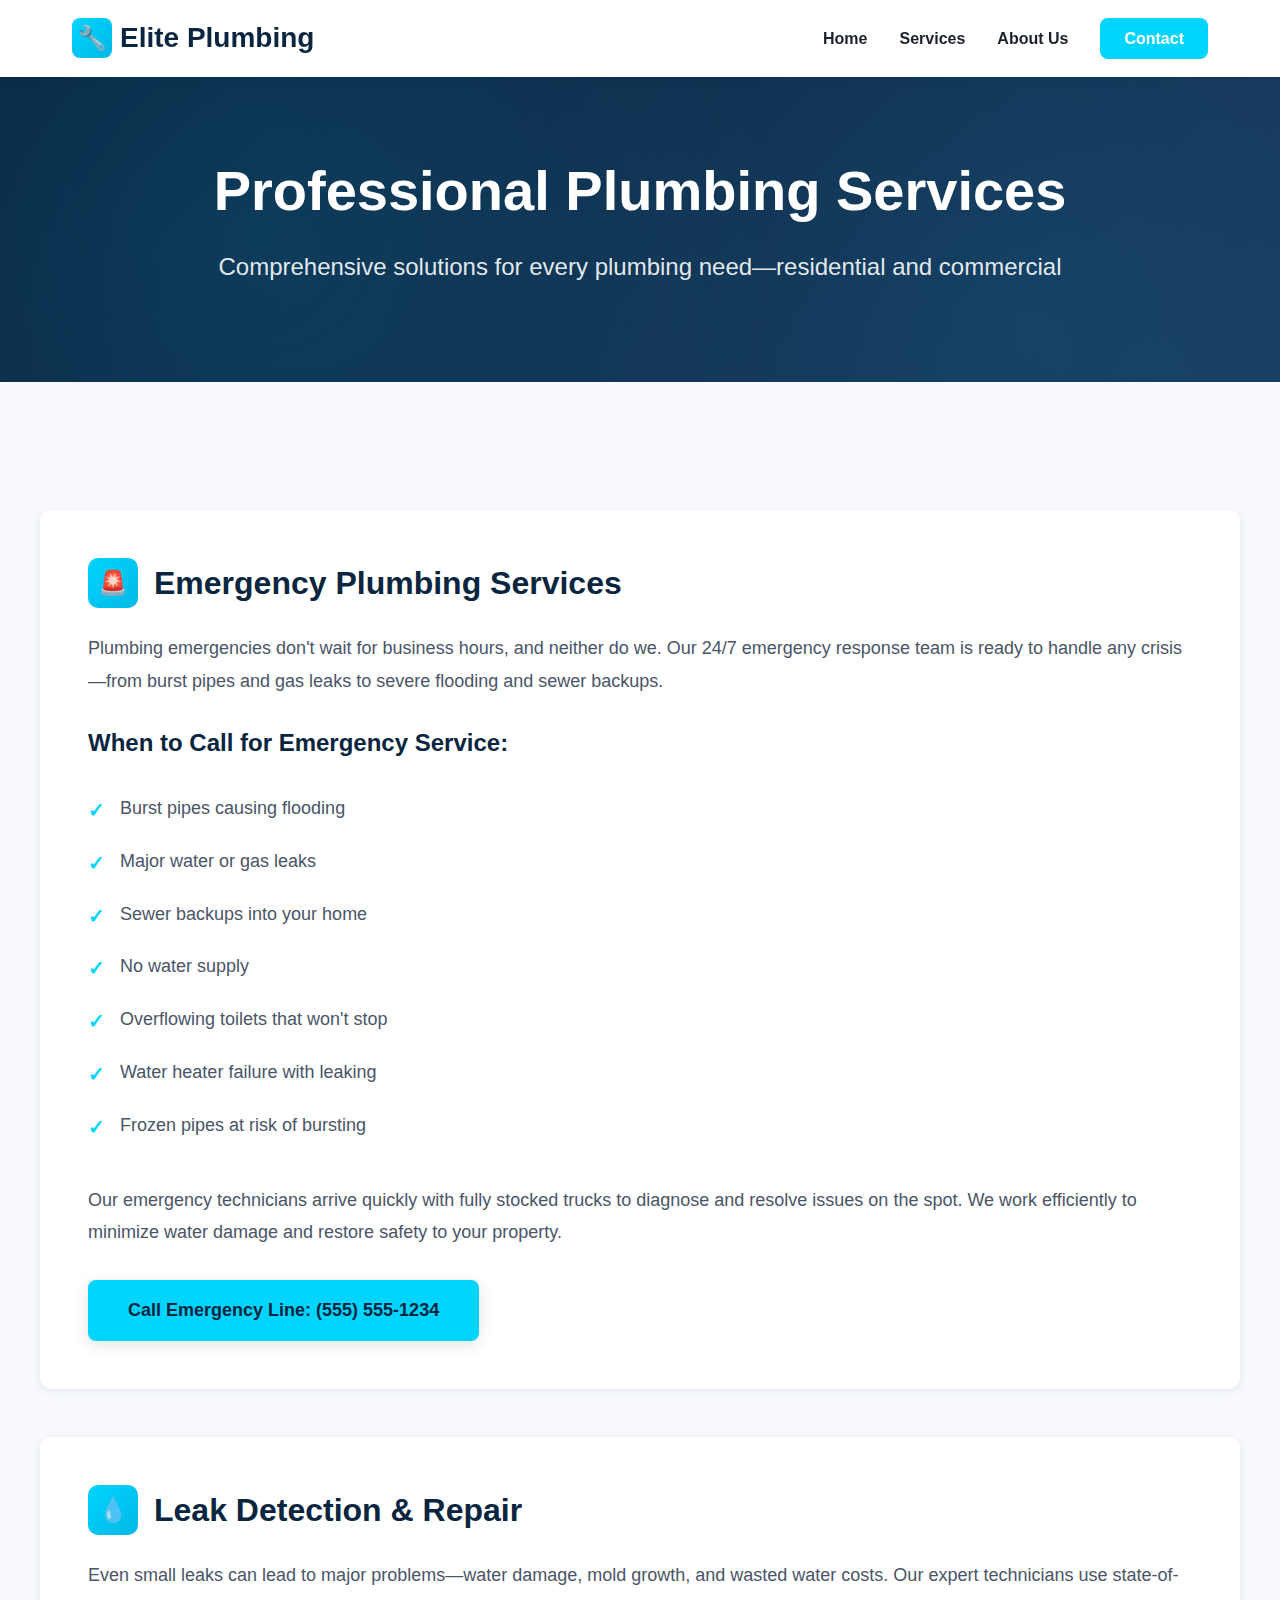
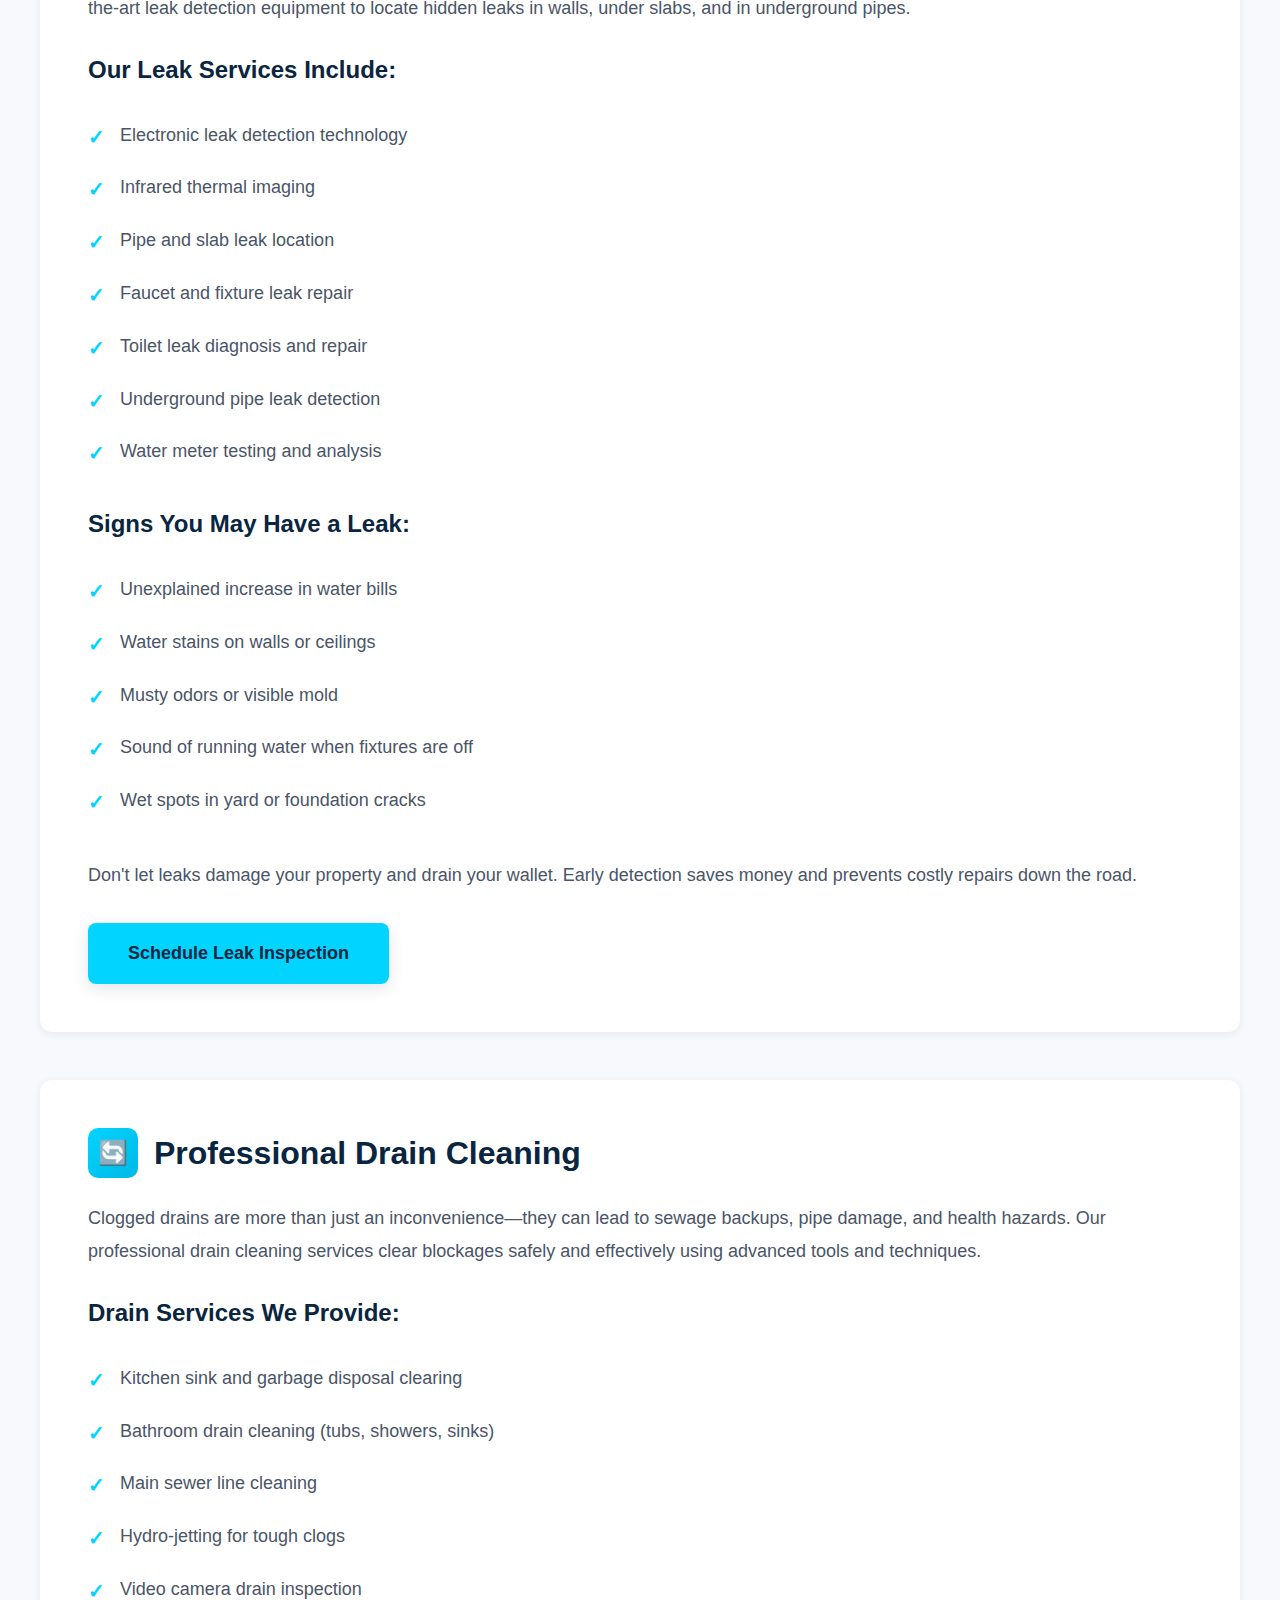
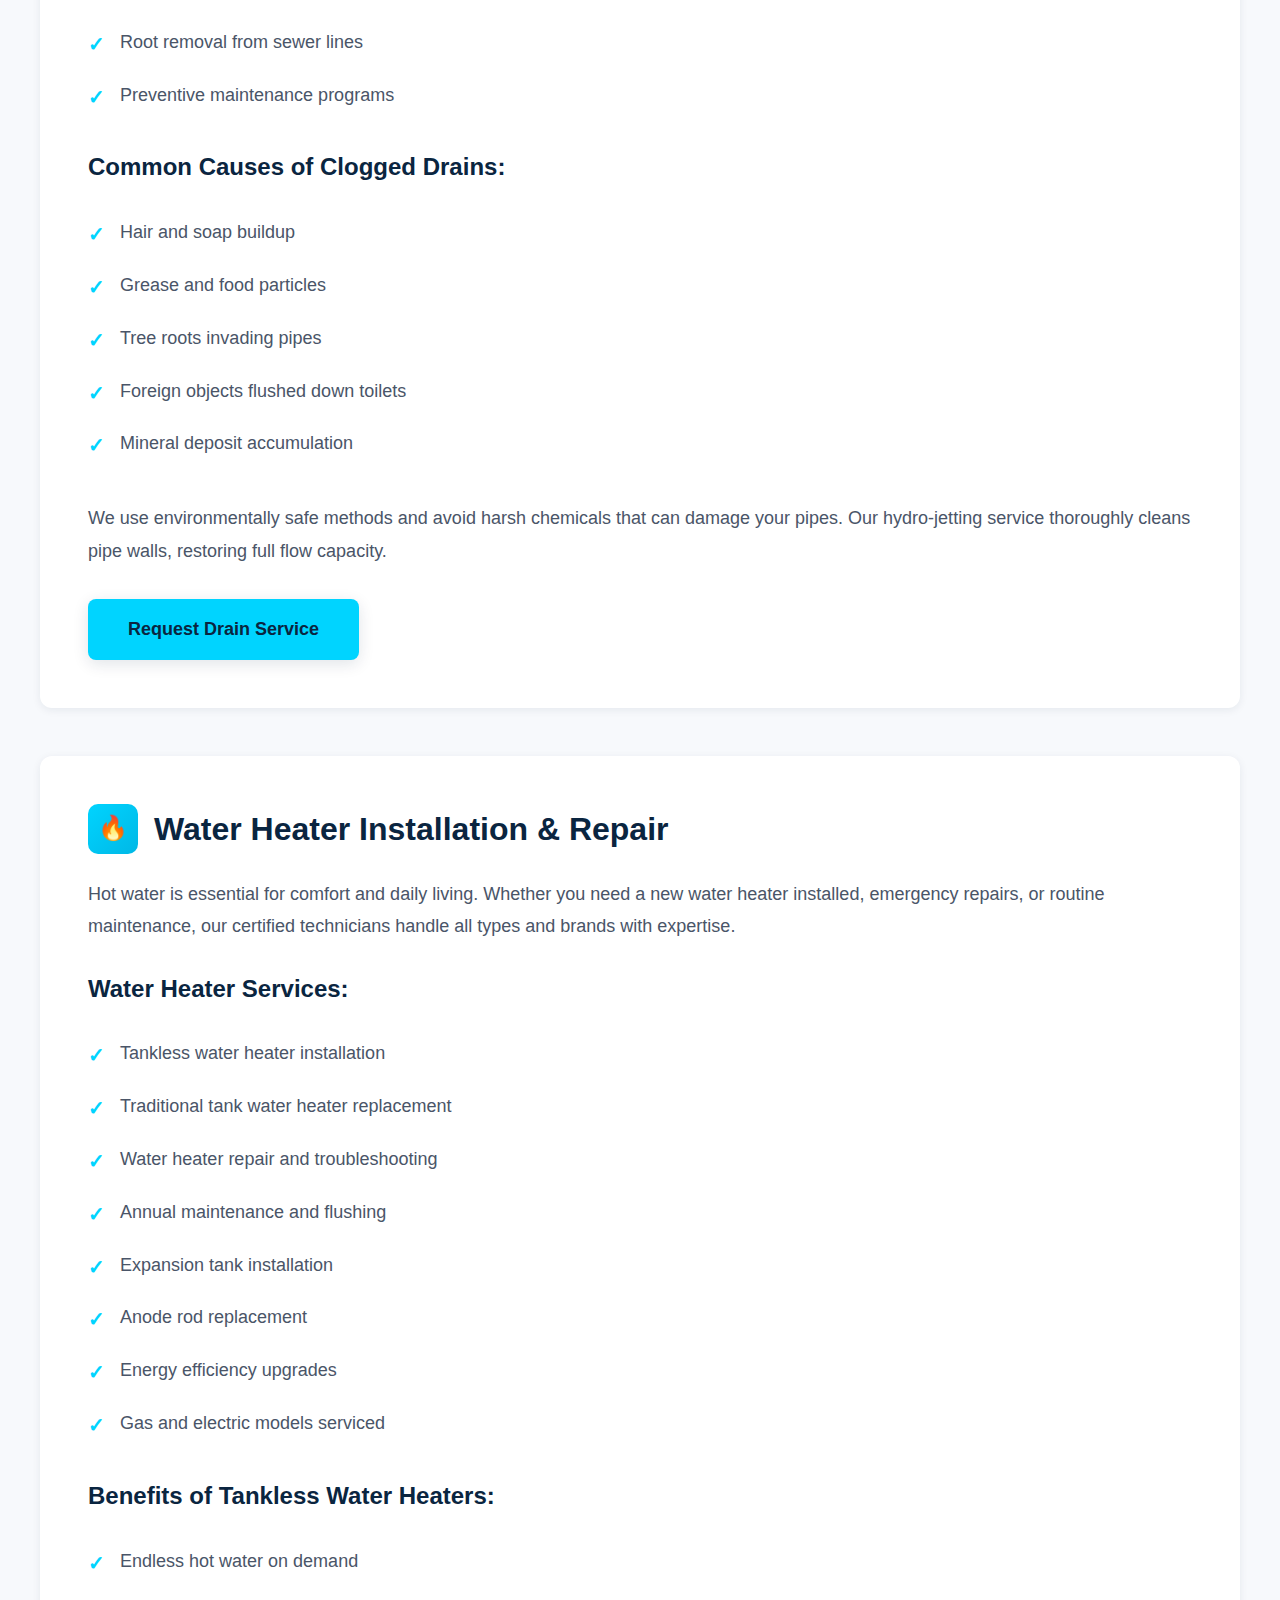
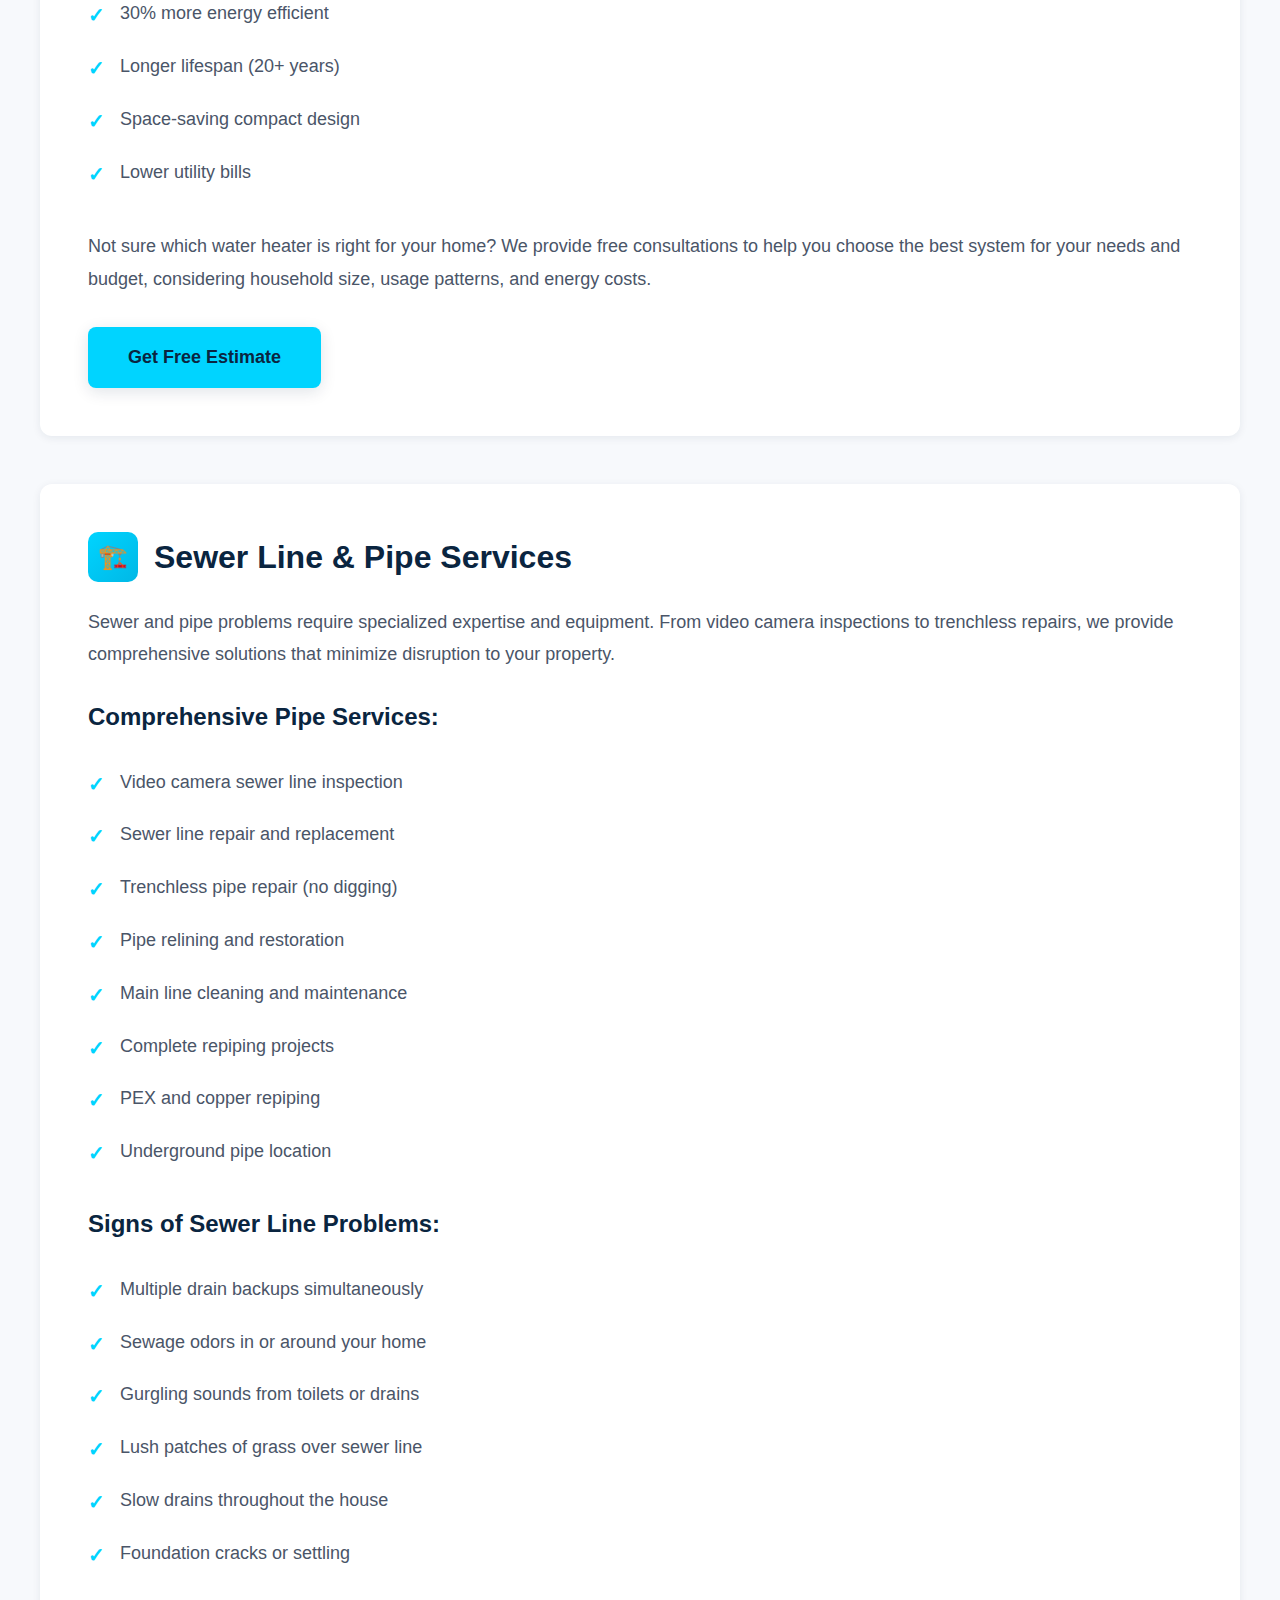
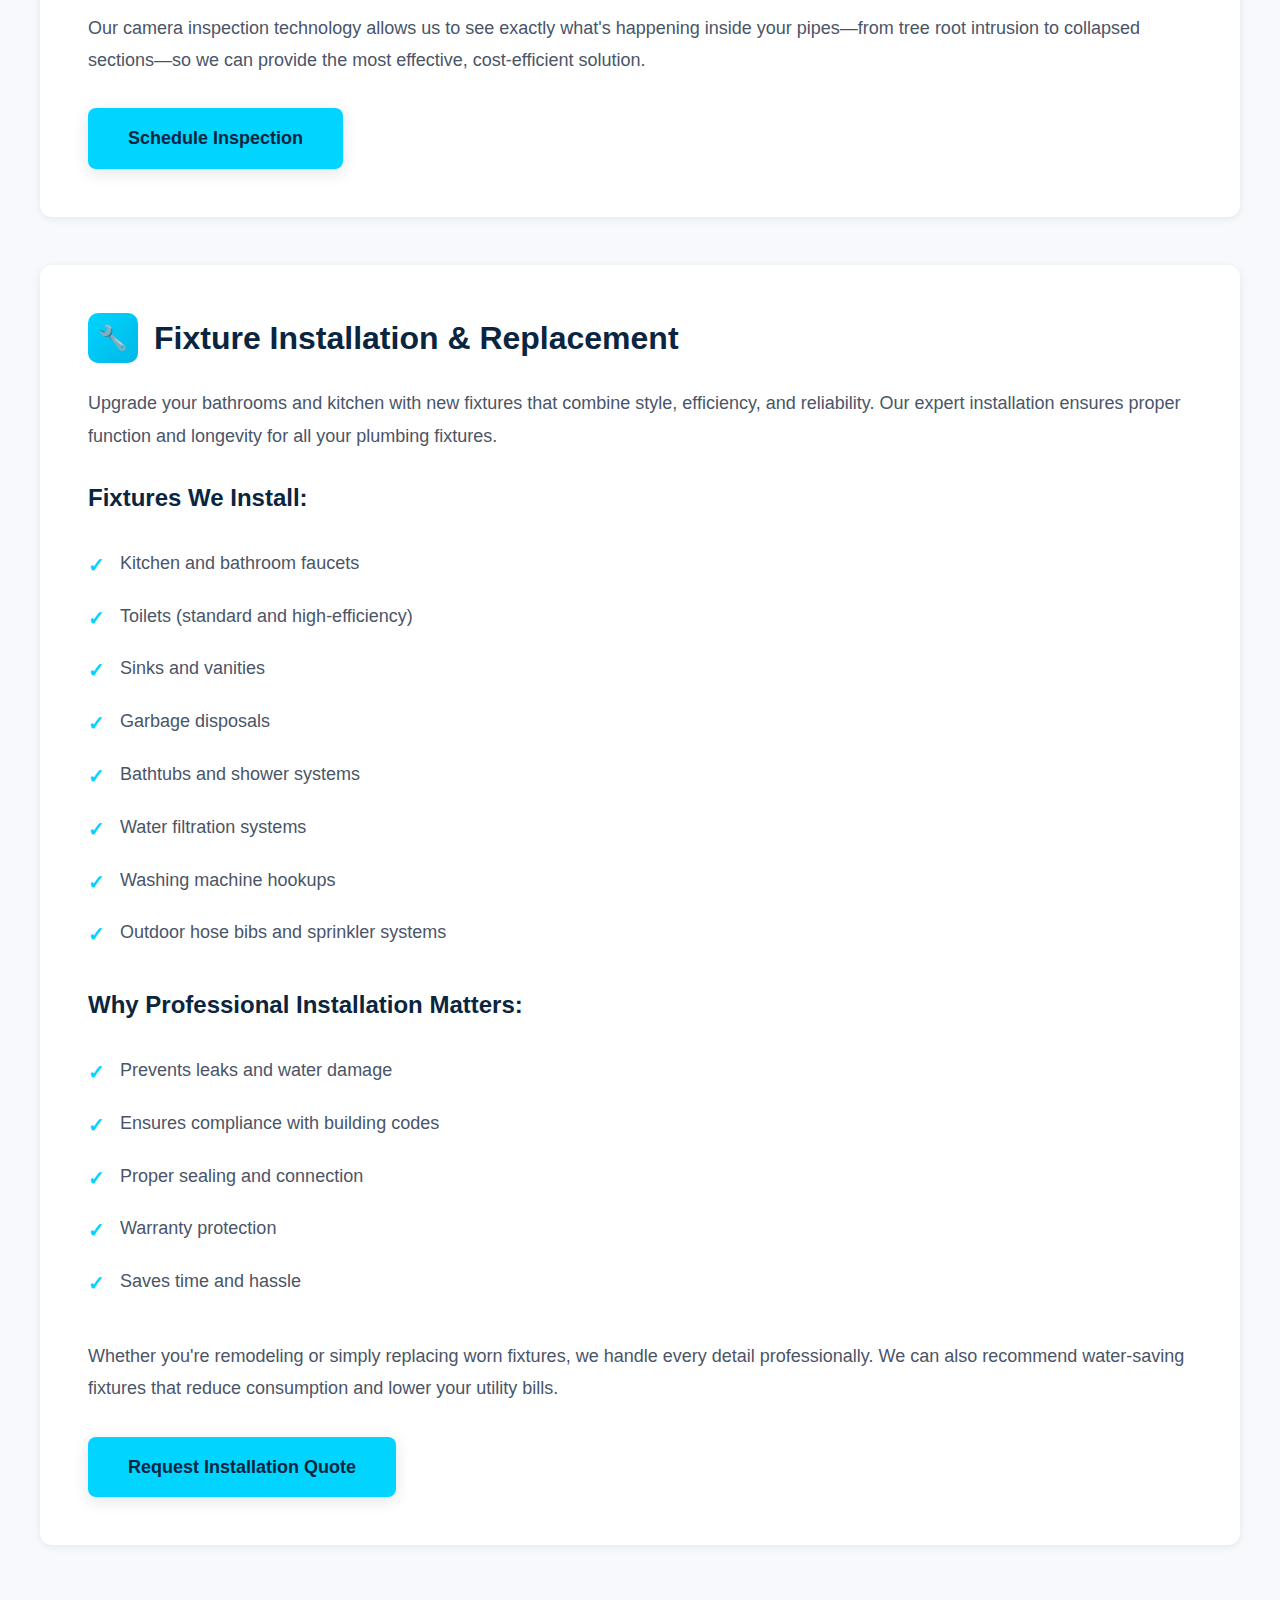
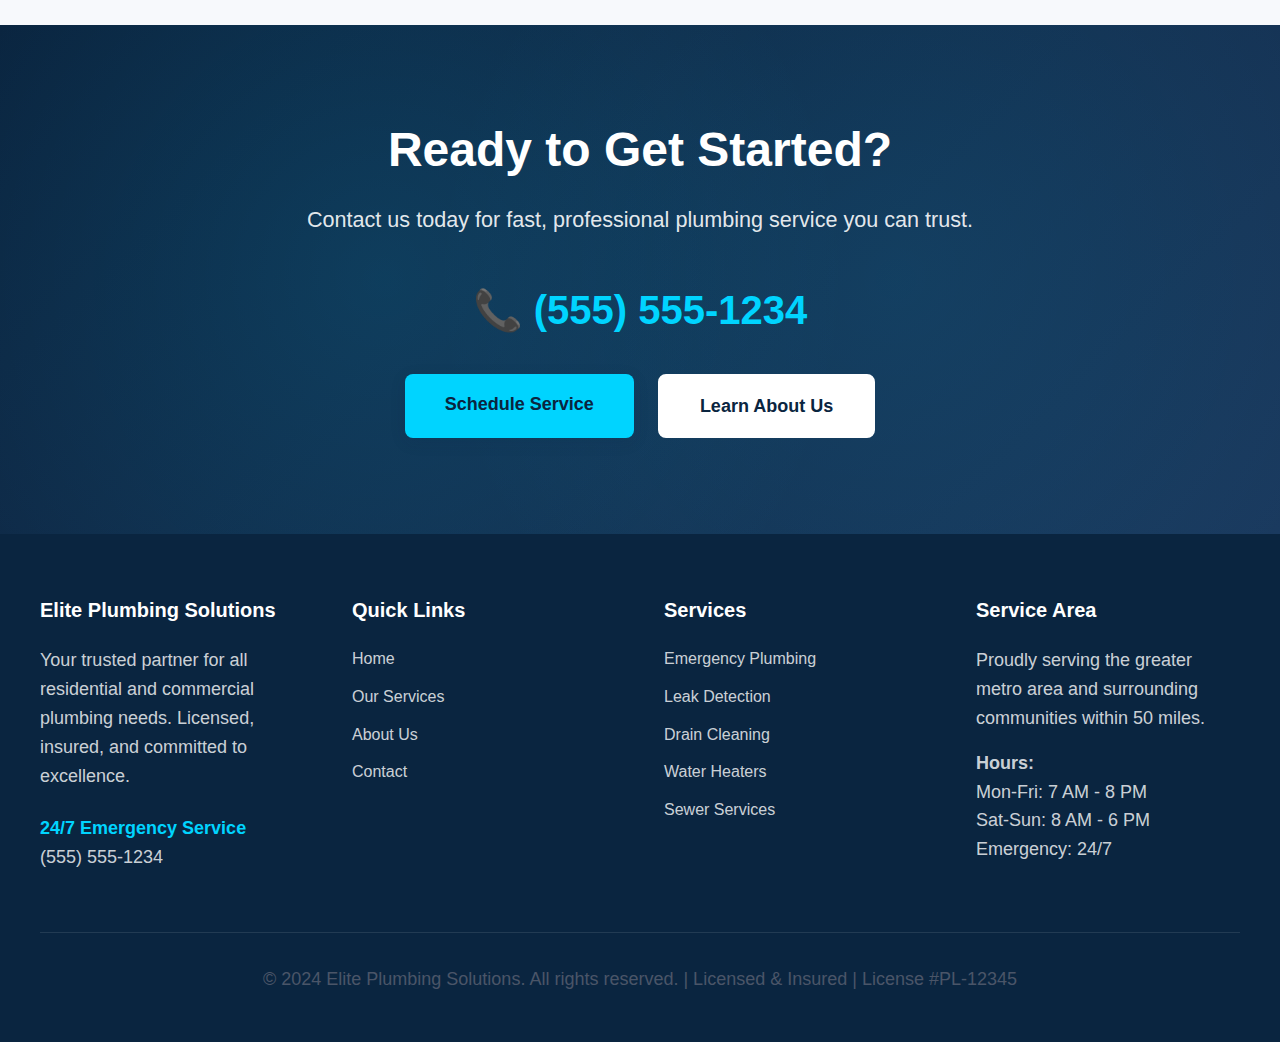
<file: services.html>
<!DOCTYPE html>
<html lang="en">
<head>
  <meta charset="UTF-8">
  <meta name="viewport" content="width=device-width, initial-scale=1.0">
  <meta name="description" content="Professional Plumbing Services - Emergency Repairs, Drain Cleaning, Water Heaters, Sewer Lines & More">
  <title>Our Services | Elite Plumbing Solutions</title>
  <link rel="stylesheet" href="css/styles.css">
</head>
<body>
  <!-- Header -->
  <header class="header">
    <nav class="nav-container">
      <a href="index.html" class="logo">
        <div class="logo-icon">🔧</div>
        <span>Elite Plumbing</span>
      </a>
      <ul class="nav-menu">
        <li><a href="index.html">Home</a></li>
        <li><a href="services.html">Services</a></li>
        <li><a href="about.html">About Us</a></li>
        <li><a href="contact.html" class="nav-cta">Contact</a></li>
      </ul>
      <button class="mobile-toggle">☰</button>
    </nav>
  </header>

  <!-- Page Header -->
  <section class="hero" style="padding: 5rem 2rem;">
    <div class="hero-content">
      <h1>Professional Plumbing Services</h1>
      <p class="hero-subtitle">Comprehensive solutions for every plumbing need—residential and commercial</p>
    </div>
  </section>

  <!-- Services Detail -->
  <section class="section">
    <div class="container">
      <div class="service-detail-grid">
        
        <!-- Emergency Plumbing -->
        <div class="service-detail-card" id="emergency">
          <h3>
            <div class="service-detail-icon">🚨</div>
            Emergency Plumbing Services
          </h3>
          <p>Plumbing emergencies don't wait for business hours, and neither do we. Our 24/7 emergency response team is ready to handle any crisis—from burst pipes and gas leaks to severe flooding and sewer backups.</p>
          
          <h4 style="margin-top: 2rem; margin-bottom: 1rem;">When to Call for Emergency Service:</h4>
          <ul>
            <li>Burst pipes causing flooding</li>
            <li>Major water or gas leaks</li>
            <li>Sewer backups into your home</li>
            <li>No water supply</li>
            <li>Overflowing toilets that won't stop</li>
            <li>Water heater failure with leaking</li>
            <li>Frozen pipes at risk of bursting</li>
          </ul>
          
          <p style="margin-top: 2rem;">Our emergency technicians arrive quickly with fully stocked trucks to diagnose and resolve issues on the spot. We work efficiently to minimize water damage and restore safety to your property.</p>
          
          <div style="margin-top: 2rem;">
            <a href="tel:+15555551234" class="btn btn-primary">Call Emergency Line: (555) 555-1234</a>
          </div>
        </div>

        <!-- Leak Detection & Repair -->
        <div class="service-detail-card" id="leaks">
          <h3>
            <div class="service-detail-icon">💧</div>
            Leak Detection & Repair
          </h3>
          <p>Even small leaks can lead to major problems—water damage, mold growth, and wasted water costs. Our expert technicians use state-of-the-art leak detection equipment to locate hidden leaks in walls, under slabs, and in underground pipes.</p>
          
          <h4 style="margin-top: 2rem; margin-bottom: 1rem;">Our Leak Services Include:</h4>
          <ul>
            <li>Electronic leak detection technology</li>
            <li>Infrared thermal imaging</li>
            <li>Pipe and slab leak location</li>
            <li>Faucet and fixture leak repair</li>
            <li>Toilet leak diagnosis and repair</li>
            <li>Underground pipe leak detection</li>
            <li>Water meter testing and analysis</li>
          </ul>
          
          <h4 style="margin-top: 2rem; margin-bottom: 1rem;">Signs You May Have a Leak:</h4>
          <ul>
            <li>Unexplained increase in water bills</li>
            <li>Water stains on walls or ceilings</li>
            <li>Musty odors or visible mold</li>
            <li>Sound of running water when fixtures are off</li>
            <li>Wet spots in yard or foundation cracks</li>
          </ul>
          
          <p style="margin-top: 2rem;">Don't let leaks damage your property and drain your wallet. Early detection saves money and prevents costly repairs down the road.</p>
          
          <div style="margin-top: 2rem;">
            <a href="contact.html" class="btn btn-primary">Schedule Leak Inspection</a>
          </div>
        </div>

        <!-- Drain Cleaning -->
        <div class="service-detail-card" id="drains">
          <h3>
            <div class="service-detail-icon">🔄</div>
            Professional Drain Cleaning
          </h3>
          <p>Clogged drains are more than just an inconvenience—they can lead to sewage backups, pipe damage, and health hazards. Our professional drain cleaning services clear blockages safely and effectively using advanced tools and techniques.</p>
          
          <h4 style="margin-top: 2rem; margin-bottom: 1rem;">Drain Services We Provide:</h4>
          <ul>
            <li>Kitchen sink and garbage disposal clearing</li>
            <li>Bathroom drain cleaning (tubs, showers, sinks)</li>
            <li>Main sewer line cleaning</li>
            <li>Hydro-jetting for tough clogs</li>
            <li>Video camera drain inspection</li>
            <li>Root removal from sewer lines</li>
            <li>Preventive maintenance programs</li>
          </ul>
          
          <h4 style="margin-top: 2rem; margin-bottom: 1rem;">Common Causes of Clogged Drains:</h4>
          <ul>
            <li>Hair and soap buildup</li>
            <li>Grease and food particles</li>
            <li>Tree roots invading pipes</li>
            <li>Foreign objects flushed down toilets</li>
            <li>Mineral deposit accumulation</li>
          </ul>
          
          <p style="margin-top: 2rem;">We use environmentally safe methods and avoid harsh chemicals that can damage your pipes. Our hydro-jetting service thoroughly cleans pipe walls, restoring full flow capacity.</p>
          
          <div style="margin-top: 2rem;">
            <a href="contact.html" class="btn btn-primary">Request Drain Service</a>
          </div>
        </div>

        <!-- Water Heater Services -->
        <div class="service-detail-card" id="water-heater">
          <h3>
            <div class="service-detail-icon">🔥</div>
            Water Heater Installation & Repair
          </h3>
          <p>Hot water is essential for comfort and daily living. Whether you need a new water heater installed, emergency repairs, or routine maintenance, our certified technicians handle all types and brands with expertise.</p>
          
          <h4 style="margin-top: 2rem; margin-bottom: 1rem;">Water Heater Services:</h4>
          <ul>
            <li>Tankless water heater installation</li>
            <li>Traditional tank water heater replacement</li>
            <li>Water heater repair and troubleshooting</li>
            <li>Annual maintenance and flushing</li>
            <li>Expansion tank installation</li>
            <li>Anode rod replacement</li>
            <li>Energy efficiency upgrades</li>
            <li>Gas and electric models serviced</li>
          </ul>
          
          <h4 style="margin-top: 2rem; margin-bottom: 1rem;">Benefits of Tankless Water Heaters:</h4>
          <ul>
            <li>Endless hot water on demand</li>
            <li>30% more energy efficient</li>
            <li>Longer lifespan (20+ years)</li>
            <li>Space-saving compact design</li>
            <li>Lower utility bills</li>
          </ul>
          
          <p style="margin-top: 2rem;">Not sure which water heater is right for your home? We provide free consultations to help you choose the best system for your needs and budget, considering household size, usage patterns, and energy costs.</p>
          
          <div style="margin-top: 2rem;">
            <a href="contact.html" class="btn btn-primary">Get Free Estimate</a>
          </div>
        </div>

        <!-- Sewer & Pipe Services -->
        <div class="service-detail-card" id="sewer">
          <h3>
            <div class="service-detail-icon">🏗️</div>
            Sewer Line & Pipe Services
          </h3>
          <p>Sewer and pipe problems require specialized expertise and equipment. From video camera inspections to trenchless repairs, we provide comprehensive solutions that minimize disruption to your property.</p>
          
          <h4 style="margin-top: 2rem; margin-bottom: 1rem;">Comprehensive Pipe Services:</h4>
          <ul>
            <li>Video camera sewer line inspection</li>
            <li>Sewer line repair and replacement</li>
            <li>Trenchless pipe repair (no digging)</li>
            <li>Pipe relining and restoration</li>
            <li>Main line cleaning and maintenance</li>
            <li>Complete repiping projects</li>
            <li>PEX and copper repiping</li>
            <li>Underground pipe location</li>
          </ul>
          
          <h4 style="margin-top: 2rem; margin-bottom: 1rem;">Signs of Sewer Line Problems:</h4>
          <ul>
            <li>Multiple drain backups simultaneously</li>
            <li>Sewage odors in or around your home</li>
            <li>Gurgling sounds from toilets or drains</li>
            <li>Lush patches of grass over sewer line</li>
            <li>Slow drains throughout the house</li>
            <li>Foundation cracks or settling</li>
          </ul>
          
          <p style="margin-top: 2rem;">Our camera inspection technology allows us to see exactly what's happening inside your pipes—from tree root intrusion to collapsed sections—so we can provide the most effective, cost-efficient solution.</p>
          
          <div style="margin-top: 2rem;">
            <a href="contact.html" class="btn btn-primary">Schedule Inspection</a>
          </div>
        </div>

        <!-- Fixture Installation -->
        <div class="service-detail-card" id="fixtures">
          <h3>
            <div class="service-detail-icon">🔧</div>
            Fixture Installation & Replacement
          </h3>
          <p>Upgrade your bathrooms and kitchen with new fixtures that combine style, efficiency, and reliability. Our expert installation ensures proper function and longevity for all your plumbing fixtures.</p>
          
          <h4 style="margin-top: 2rem; margin-bottom: 1rem;">Fixtures We Install:</h4>
          <ul>
            <li>Kitchen and bathroom faucets</li>
            <li>Toilets (standard and high-efficiency)</li>
            <li>Sinks and vanities</li>
            <li>Garbage disposals</li>
            <li>Bathtubs and shower systems</li>
            <li>Water filtration systems</li>
            <li>Washing machine hookups</li>
            <li>Outdoor hose bibs and sprinkler systems</li>
          </ul>
          
          <h4 style="margin-top: 2rem; margin-bottom: 1rem;">Why Professional Installation Matters:</h4>
          <ul>
            <li>Prevents leaks and water damage</li>
            <li>Ensures compliance with building codes</li>
            <li>Proper sealing and connection</li>
            <li>Warranty protection</li>
            <li>Saves time and hassle</li>
          </ul>
          
          <p style="margin-top: 2rem;">Whether you're remodeling or simply replacing worn fixtures, we handle every detail professionally. We can also recommend water-saving fixtures that reduce consumption and lower your utility bills.</p>
          
          <div style="margin-top: 2rem;">
            <a href="contact.html" class="btn btn-primary">Request Installation Quote</a>
          </div>
        </div>

      </div>
    </div>
  </section>

  <!-- CTA Section -->
  <section class="cta-section">
    <div class="cta-content">
      <h2>Ready to Get Started?</h2>
      <p>Contact us today for fast, professional plumbing service you can trust.</p>
      <a href="tel:+15555551234" class="cta-phone">📞 (555) 555-1234</a>
      <div class="hero-ctas">
        <a href="contact.html" class="btn btn-primary">Schedule Service</a>
        <a href="about.html" class="btn btn-secondary">Learn About Us</a>
      </div>
    </div>
  </section>

  <!-- Footer -->
  <footer class="footer">
    <div class="footer-content">
      <div class="footer-section">
        <h4>Elite Plumbing Solutions</h4>
        <p>Your trusted partner for all residential and commercial plumbing needs. Licensed, insured, and committed to excellence.</p>
        <p style="margin-top: 1.5rem;">
          <strong style="color: var(--aqua);">24/7 Emergency Service</strong><br>
          (555) 555-1234
        </p>
      </div>

      <div class="footer-section">
        <h4>Quick Links</h4>
        <a href="index.html">Home</a>
        <a href="services.html">Our Services</a>
        <a href="about.html">About Us</a>
        <a href="contact.html">Contact</a>
      </div>

      <div class="footer-section">
        <h4>Services</h4>
        <a href="services.html#emergency">Emergency Plumbing</a>
        <a href="services.html#leaks">Leak Detection</a>
        <a href="services.html#drains">Drain Cleaning</a>
        <a href="services.html#water-heater">Water Heaters</a>
        <a href="services.html#sewer">Sewer Services</a>
      </div>

      <div class="footer-section">
        <h4>Service Area</h4>
        <p>Proudly serving the greater metro area and surrounding communities within 50 miles.</p>
        <p style="margin-top: 1rem;">
          <strong>Hours:</strong><br>
          Mon-Fri: 7 AM - 8 PM<br>
          Sat-Sun: 8 AM - 6 PM<br>
          Emergency: 24/7
        </p>
      </div>
    </div>

    <div class="footer-bottom">
      <p>&copy; 2024 Elite Plumbing Solutions. All rights reserved. | Licensed & Insured | License #PL-12345</p>
    </div>
  </footer>

  <script src="js/main.js"></script>
</body>
</html>
</file>
<file: css/styles.css>
:root {
  --navy: #0a2540;
  --navy-light: #1a3a5f;
  --charcoal: #2d3748;
  --aqua: #00d4ff;
  --aqua-dark: #00b8e6;
  --off-white: #f7f9fc;
  --light-gray: #e2e8f0;
  --white: #ffffff;
  --text-dark: #1a202c;
  --text-gray: #4a5568;
  --success: #10b981;
  --shadow-sm: 0 2px 8px rgba(10, 37, 64, 0.08);
  --shadow-md: 0 4px 16px rgba(10, 37, 64, 0.12);
  --shadow-lg: 0 8px 32px rgba(10, 37, 64, 0.16);
}

* {
  margin: 0;
  padding: 0;
  box-sizing: border-box;
}

body {
  font-family: 'Segoe UI', -apple-system, BlinkMacSystemFont, sans-serif;
  color: var(--text-dark);
  line-height: 1.6;
  background-color: var(--off-white);
  overflow-x: hidden;
}

/* Typography */
h1, h2, h3, h4, h5, h6 {
  font-weight: 700;
  line-height: 1.2;
  margin-bottom: 1rem;
  color: var(--navy);
}

h1 { font-size: 3rem; }
h2 { font-size: 2.5rem; }
h3 { font-size: 2rem; }
h4 { font-size: 1.5rem; }
h5 { font-size: 1.25rem; }

p {
  margin-bottom: 1rem;
  color: var(--text-gray);
  font-size: 1.125rem;
}

/* Header & Navigation */
.header {
  background: var(--white);
  box-shadow: var(--shadow-sm);
  position: sticky;
  top: 0;
  z-index: 1000;
  transition: all 0.3s ease;
}

.nav-container {
  max-width: 1200px;
  margin: 0 auto;
  padding: 1rem 2rem;
  display: flex;
  justify-content: space-between;
  align-items: center;
}

.logo {
  font-size: 1.75rem;
  font-weight: 800;
  color: var(--navy);
  text-decoration: none;
  display: flex;
  align-items: center;
  gap: 0.5rem;
}

.logo-icon {
  width: 40px;
  height: 40px;
  background: linear-gradient(135deg, var(--aqua), var(--aqua-dark));
  border-radius: 8px;
  display: flex;
  align-items: center;
  justify-content: center;
  font-size: 1.5rem;
}

.nav-menu {
  display: flex;
  list-style: none;
  gap: 2rem;
  align-items: center;
}

.nav-menu a {
  text-decoration: none;
  color: var(--text-dark);
  font-weight: 600;
  transition: color 0.3s ease;
  font-size: 1rem;
}

.nav-menu a:hover {
  color: var(--aqua);
}

.nav-cta {
  background: var(--aqua);
  color: var(--white) !important;
  padding: 0.75rem 1.5rem;
  border-radius: 8px;
  transition: all 0.3s ease;
}

.nav-cta:hover {
  background: var(--aqua-dark);
  transform: translateY(-2px);
  box-shadow: var(--shadow-md);
}

.mobile-toggle {
  display: none;
  background: none;
  border: none;
  font-size: 1.5rem;
  cursor: pointer;
  color: var(--navy);
}

/* Hero Section */
.hero {
  background: linear-gradient(135deg, var(--navy) 0%, var(--navy-light) 100%);
  color: var(--white);
  padding: 8rem 2rem;
  position: relative;
  overflow: hidden;
}

.hero::before {
  content: '';
  position: absolute;
  top: 0;
  left: 0;
  right: 0;
  bottom: 0;
  background: 
    radial-gradient(circle at 20% 50%, rgba(0, 212, 255, 0.1) 0%, transparent 50%),
    radial-gradient(circle at 80% 80%, rgba(0, 212, 255, 0.08) 0%, transparent 50%);
  pointer-events: none;
}

.hero-content {
  max-width: 1200px;
  margin: 0 auto;
  position: relative;
  z-index: 1;
  text-align: center;
}

.hero h1 {
  font-size: 3.5rem;
  margin-bottom: 1.5rem;
  color: var(--white);
  animation: fadeInUp 0.8s ease;
}

.hero-subtitle {
  font-size: 1.5rem;
  margin-bottom: 1rem;
  color: rgba(255, 255, 255, 0.9);
  animation: fadeInUp 0.8s ease 0.2s backwards;
}

.hero-features {
  display: flex;
  gap: 2rem;
  justify-content: center;
  margin-bottom: 2.5rem;
  flex-wrap: wrap;
  animation: fadeInUp 0.8s ease 0.4s backwards;
}

.hero-feature {
  display: flex;
  align-items: center;
  gap: 0.5rem;
  font-size: 1.125rem;
  color: rgba(255, 255, 255, 0.95);
}

.hero-feature::before {
  content: '✓';
  display: flex;
  align-items: center;
  justify-content: center;
  width: 24px;
  height: 24px;
  background: var(--aqua);
  border-radius: 50%;
  font-weight: bold;
}

.hero-ctas {
  display: flex;
  gap: 1.5rem;
  justify-content: center;
  flex-wrap: wrap;
  animation: fadeInUp 0.8s ease 0.6s backwards;
}

/* Buttons */
.btn {
  display: inline-block;
  padding: 1rem 2.5rem;
  border-radius: 8px;
  text-decoration: none;
  font-weight: 700;
  font-size: 1.125rem;
  transition: all 0.3s ease;
  border: none;
  cursor: pointer;
}

.btn-primary {
  background: var(--aqua);
  color: var(--navy);
  box-shadow: var(--shadow-md);
}

.btn-primary:hover {
  background: var(--aqua-dark);
  transform: translateY(-3px);
  box-shadow: var(--shadow-lg);
}

.btn-secondary {
  background: var(--white);
  color: var(--navy);
  border: 2px solid var(--white);
}

.btn-secondary:hover {
  background: transparent;
  color: var(--white);
  transform: translateY(-3px);
}

.btn-outline {
  background: transparent;
  color: var(--aqua);
  border: 2px solid var(--aqua);
}

.btn-outline:hover {
  background: var(--aqua);
  color: var(--white);
}

/* Sections */
.section {
  padding: 5rem 2rem;
}

.section-gray {
  background-color: var(--white);
}

.container {
  max-width: 1200px;
  margin: 0 auto;
}

.section-header {
  text-align: center;
  margin-bottom: 4rem;
}

.section-title {
  font-size: 2.75rem;
  margin-bottom: 1rem;
  color: var(--navy);
}

.section-subtitle {
  font-size: 1.25rem;
  color: var(--text-gray);
  max-width: 700px;
  margin: 0 auto;
}

/* Services Grid */
.services-grid {
  display: grid;
  grid-template-columns: repeat(auto-fit, minmax(300px, 1fr));
  gap: 2rem;
  margin-top: 3rem;
}

.service-card {
  background: var(--white);
  border-radius: 12px;
  padding: 2.5rem;
  box-shadow: var(--shadow-sm);
  transition: all 0.3s ease;
  opacity: 0;
  animation: fadeInUp 0.6s ease forwards;
}

.service-card:nth-child(1) { animation-delay: 0.1s; }
.service-card:nth-child(2) { animation-delay: 0.2s; }
.service-card:nth-child(3) { animation-delay: 0.3s; }
.service-card:nth-child(4) { animation-delay: 0.4s; }
.service-card:nth-child(5) { animation-delay: 0.5s; }
.service-card:nth-child(6) { animation-delay: 0.6s; }

.service-card:hover {
  transform: translateY(-8px);
  box-shadow: var(--shadow-lg);
}

.service-icon {
  width: 60px;
  height: 60px;
  background: linear-gradient(135deg, var(--aqua), var(--aqua-dark));
  border-radius: 12px;
  display: flex;
  align-items: center;
  justify-content: center;
  font-size: 2rem;
  margin-bottom: 1.5rem;
}

.service-card h3 {
  font-size: 1.5rem;
  margin-bottom: 1rem;
  color: var(--navy);
}

.service-card p {
  color: var(--text-gray);
  margin-bottom: 1.5rem;
  line-height: 1.7;
}

/* Why Choose Us */
.features-grid {
  display: grid;
  grid-template-columns: repeat(auto-fit, minmax(250px, 1fr));
  gap: 2.5rem;
  margin-top: 3rem;
}

.feature-item {
  text-align: center;
  opacity: 0;
  animation: fadeInUp 0.6s ease forwards;
}

.feature-item:nth-child(1) { animation-delay: 0.1s; }
.feature-item:nth-child(2) { animation-delay: 0.2s; }
.feature-item:nth-child(3) { animation-delay: 0.3s; }
.feature-item:nth-child(4) { animation-delay: 0.4s; }

.feature-icon {
  width: 80px;
  height: 80px;
  background: linear-gradient(135deg, var(--navy), var(--navy-light));
  border-radius: 50%;
  display: flex;
  align-items: center;
  justify-content: center;
  font-size: 2.5rem;
  margin: 0 auto 1.5rem;
  color: var(--aqua);
}

.feature-item h4 {
  font-size: 1.35rem;
  margin-bottom: 0.75rem;
  color: var(--navy);
}

.feature-item p {
  color: var(--text-gray);
  line-height: 1.7;
}

/* Testimonials */
.testimonials-grid {
  display: grid;
  grid-template-columns: repeat(auto-fit, minmax(320px, 1fr));
  gap: 2rem;
  margin-top: 3rem;
}

.testimonial-card {
  background: var(--white);
  border-radius: 12px;
  padding: 2.5rem;
  box-shadow: var(--shadow-sm);
  position: relative;
  transition: all 0.3s ease;
}

.testimonial-card:hover {
  transform: translateY(-5px);
  box-shadow: var(--shadow-md);
}

.testimonial-card::before {
  content: '"';
  position: absolute;
  top: 1rem;
  left: 1.5rem;
  font-size: 4rem;
  color: var(--aqua);
  opacity: 0.2;
  font-family: Georgia, serif;
}

.testimonial-text {
  font-size: 1.125rem;
  color: var(--text-gray);
  margin-bottom: 1.5rem;
  font-style: italic;
  line-height: 1.8;
}

.testimonial-author {
  display: flex;
  align-items: center;
  gap: 1rem;
}

.author-avatar {
  width: 50px;
  height: 50px;
  background: linear-gradient(135deg, var(--aqua), var(--navy));
  border-radius: 50%;
  display: flex;
  align-items: center;
  justify-content: center;
  font-weight: bold;
  color: var(--white);
  font-size: 1.25rem;
}

.author-info h5 {
  font-size: 1.125rem;
  margin-bottom: 0.25rem;
  color: var(--navy);
}

.author-info p {
  font-size: 0.95rem;
  color: var(--text-gray);
  margin: 0;
}

.stars {
  color: #fbbf24;
  font-size: 1.125rem;
  margin-bottom: 1rem;
}

/* CTA Section */
.cta-section {
  background: linear-gradient(135deg, var(--navy) 0%, var(--navy-light) 100%);
  color: var(--white);
  text-align: center;
  padding: 6rem 2rem;
  position: relative;
  overflow: hidden;
}

.cta-section::before {
  content: '';
  position: absolute;
  top: 0;
  left: 0;
  right: 0;
  bottom: 0;
  background: 
    radial-gradient(circle at 30% 50%, rgba(0, 212, 255, 0.1) 0%, transparent 50%),
    radial-gradient(circle at 70% 50%, rgba(0, 212, 255, 0.08) 0%, transparent 50%);
}

.cta-content {
  position: relative;
  z-index: 1;
}

.cta-section h2 {
  color: var(--white);
  font-size: 3rem;
  margin-bottom: 1.5rem;
}

.cta-section p {
  font-size: 1.35rem;
  color: rgba(255, 255, 255, 0.9);
  margin-bottom: 2.5rem;
  max-width: 700px;
  margin-left: auto;
  margin-right: auto;
}

.cta-phone {
  display: inline-flex;
  align-items: center;
  gap: 0.75rem;
  font-size: 2.5rem;
  font-weight: 800;
  color: var(--aqua);
  text-decoration: none;
  margin-bottom: 2rem;
  transition: all 0.3s ease;
}

.cta-phone:hover {
  transform: scale(1.05);
}

/* Footer */
.footer {
  background: var(--navy);
  color: rgba(255, 255, 255, 0.8);
  padding: 4rem 2rem 2rem;
}

.footer-content {
  max-width: 1200px;
  margin: 0 auto;
  display: grid;
  grid-template-columns: repeat(auto-fit, minmax(250px, 1fr));
  gap: 3rem;
  margin-bottom: 3rem;
}

.footer-section h4 {
  color: var(--white);
  font-size: 1.25rem;
  margin-bottom: 1.5rem;
}

.footer-section p,
.footer-section a {
  color: rgba(255, 255, 255, 0.8);
  text-decoration: none;
  display: block;
  margin-bottom: 0.75rem;
  transition: color 0.3s ease;
}

.footer-section a:hover {
  color: var(--aqua);
}

.footer-bottom {
  max-width: 1200px;
  margin: 0 auto;
  padding-top: 2rem;
  border-top: 1px solid rgba(255, 255, 255, 0.1);
  text-align: center;
  color: rgba(255, 255, 255, 0.6);
}

/* Contact Form */
.contact-grid {
  display: grid;
  grid-template-columns: 1fr 1fr;
  gap: 4rem;
  margin-top: 3rem;
}

.contact-info {
  display: flex;
  flex-direction: column;
  gap: 2rem;
}

.info-card {
  background: var(--white);
  padding: 2rem;
  border-radius: 12px;
  box-shadow: var(--shadow-sm);
  display: flex;
  align-items: flex-start;
  gap: 1.5rem;
  transition: all 0.3s ease;
}

.info-card:hover {
  transform: translateY(-4px);
  box-shadow: var(--shadow-md);
}

.info-icon {
  width: 50px;
  height: 50px;
  background: linear-gradient(135deg, var(--aqua), var(--aqua-dark));
  border-radius: 10px;
  display: flex;
  align-items: center;
  justify-content: center;
  font-size: 1.5rem;
  flex-shrink: 0;
}

.info-content h4 {
  font-size: 1.25rem;
  margin-bottom: 0.5rem;
  color: var(--navy);
}

.info-content p {
  color: var(--text-gray);
  margin: 0;
  font-size: 1.125rem;
}

.info-content a {
  color: var(--aqua);
  text-decoration: none;
  font-weight: 600;
  transition: color 0.3s ease;
}

.info-content a:hover {
  color: var(--aqua-dark);
}

.contact-form {
  background: var(--white);
  padding: 3rem;
  border-radius: 12px;
  box-shadow: var(--shadow-md);
}

.form-group {
  margin-bottom: 1.5rem;
}

.form-group label {
  display: block;
  margin-bottom: 0.5rem;
  color: var(--navy);
  font-weight: 600;
  font-size: 1rem;
}

.form-group input,
.form-group select,
.form-group textarea {
  width: 100%;
  padding: 1rem;
  border: 2px solid var(--light-gray);
  border-radius: 8px;
  font-size: 1rem;
  font-family: inherit;
  transition: all 0.3s ease;
  background: var(--off-white);
}

.form-group input:focus,
.form-group select:focus,
.form-group textarea:focus {
  outline: none;
  border-color: var(--aqua);
  background: var(--white);
  box-shadow: 0 0 0 3px rgba(0, 212, 255, 0.1);
}

.form-group textarea {
  min-height: 150px;
  resize: vertical;
}

.form-submit {
  width: 100%;
}

/* Service Detail Pages */
.service-detail-grid {
  display: grid;
  gap: 3rem;
  margin-top: 3rem;
}

.service-detail-card {
  background: var(--white);
  border-radius: 12px;
  padding: 3rem;
  box-shadow: var(--shadow-sm);
}

.service-detail-card h3 {
  font-size: 2rem;
  margin-bottom: 1.5rem;
  color: var(--navy);
  display: flex;
  align-items: center;
  gap: 1rem;
}

.service-detail-icon {
  width: 50px;
  height: 50px;
  background: linear-gradient(135deg, var(--aqua), var(--aqua-dark));
  border-radius: 10px;
  display: flex;
  align-items: center;
  justify-content: center;
  font-size: 1.5rem;
}

.service-detail-card p {
  font-size: 1.125rem;
  line-height: 1.8;
  margin-bottom: 1.5rem;
}

.service-detail-card ul {
  list-style: none;
  margin: 1.5rem 0;
}

.service-detail-card ul li {
  padding: 0.75rem 0;
  padding-left: 2rem;
  position: relative;
  color: var(--text-gray);
  font-size: 1.125rem;
}

.service-detail-card ul li::before {
  content: '✓';
  position: absolute;
  left: 0;
  color: var(--aqua);
  font-weight: bold;
  font-size: 1.25rem;
}

/* About Page Specific */
.about-intro {
  background: var(--white);
  padding: 4rem;
  border-radius: 12px;
  box-shadow: var(--shadow-sm);
  margin-bottom: 4rem;
}

.about-intro h2 {
  font-size: 2.5rem;
  margin-bottom: 1.5rem;
}

.about-intro p {
  font-size: 1.25rem;
  line-height: 1.8;
}

.values-grid {
  display: grid;
  grid-template-columns: repeat(auto-fit, minmax(280px, 1fr));
  gap: 2rem;
  margin-top: 3rem;
}

.value-card {
  background: var(--white);
  padding: 2.5rem;
  border-radius: 12px;
  box-shadow: var(--shadow-sm);
  text-align: center;
  transition: all 0.3s ease;
}

.value-card:hover {
  transform: translateY(-5px);
  box-shadow: var(--shadow-md);
}

.value-icon {
  width: 70px;
  height: 70px;
  background: linear-gradient(135deg, var(--navy), var(--navy-light));
  border-radius: 50%;
  display: flex;
  align-items: center;
  justify-content: center;
  font-size: 2rem;
  margin: 0 auto 1.5rem;
  color: var(--aqua);
}

/* Animations */
@keyframes fadeInUp {
  from {
    opacity: 0;
    transform: translateY(30px);
  }
  to {
    opacity: 1;
    transform: translateY(0);
  }
}

.fade-in {
  opacity: 0;
  animation: fadeInUp 0.8s ease forwards;
}

/* Responsive Design */
@media (max-width: 768px) {
  h1 { font-size: 2.25rem; }
  h2 { font-size: 2rem; }
  h3 { font-size: 1.5rem; }
  
  .hero {
    padding: 5rem 1.5rem;
  }
  
  .hero h1 {
    font-size: 2.5rem;
  }
  
  .hero-subtitle {
    font-size: 1.25rem;
  }
  
  .hero-features {
    flex-direction: column;
    gap: 1rem;
    align-items: center;
  }
  
  .hero-ctas {
    flex-direction: column;
  }
  
  .section {
    padding: 3rem 1.5rem;
  }
  
  .section-title {
    font-size: 2rem;
  }
  
  .nav-menu {
    position: fixed;
    top: 70px;
    left: -100%;
    width: 100%;
    background: var(--white);
    flex-direction: column;
    align-items: flex-start;
    padding: 2rem;
    box-shadow: var(--shadow-lg);
    transition: left 0.3s ease;
  }
  
  .nav-menu.active {
    left: 0;
  }
  
  .mobile-toggle {
    display: block;
  }
  
  .services-grid {
    grid-template-columns: 1fr;
  }
  
  .contact-grid {
    grid-template-columns: 1fr;
    gap: 2rem;
  }
  
  .cta-phone {
    font-size: 1.75rem;
  }
  
  .cta-section h2 {
    font-size: 2rem;
  }
  
  .btn {
    padding: 0.875rem 1.75rem;
    font-size: 1rem;
  }
}

@media (max-width: 480px) {
  .hero h1 {
    font-size: 2rem;
  }
  
  .nav-container {
    padding: 1rem 1.5rem;
  }
  
  .contact-form {
    padding: 2rem;
  }
  
  .service-card,
  .testimonial-card {
    padding: 2rem;
  }
}
</file>
